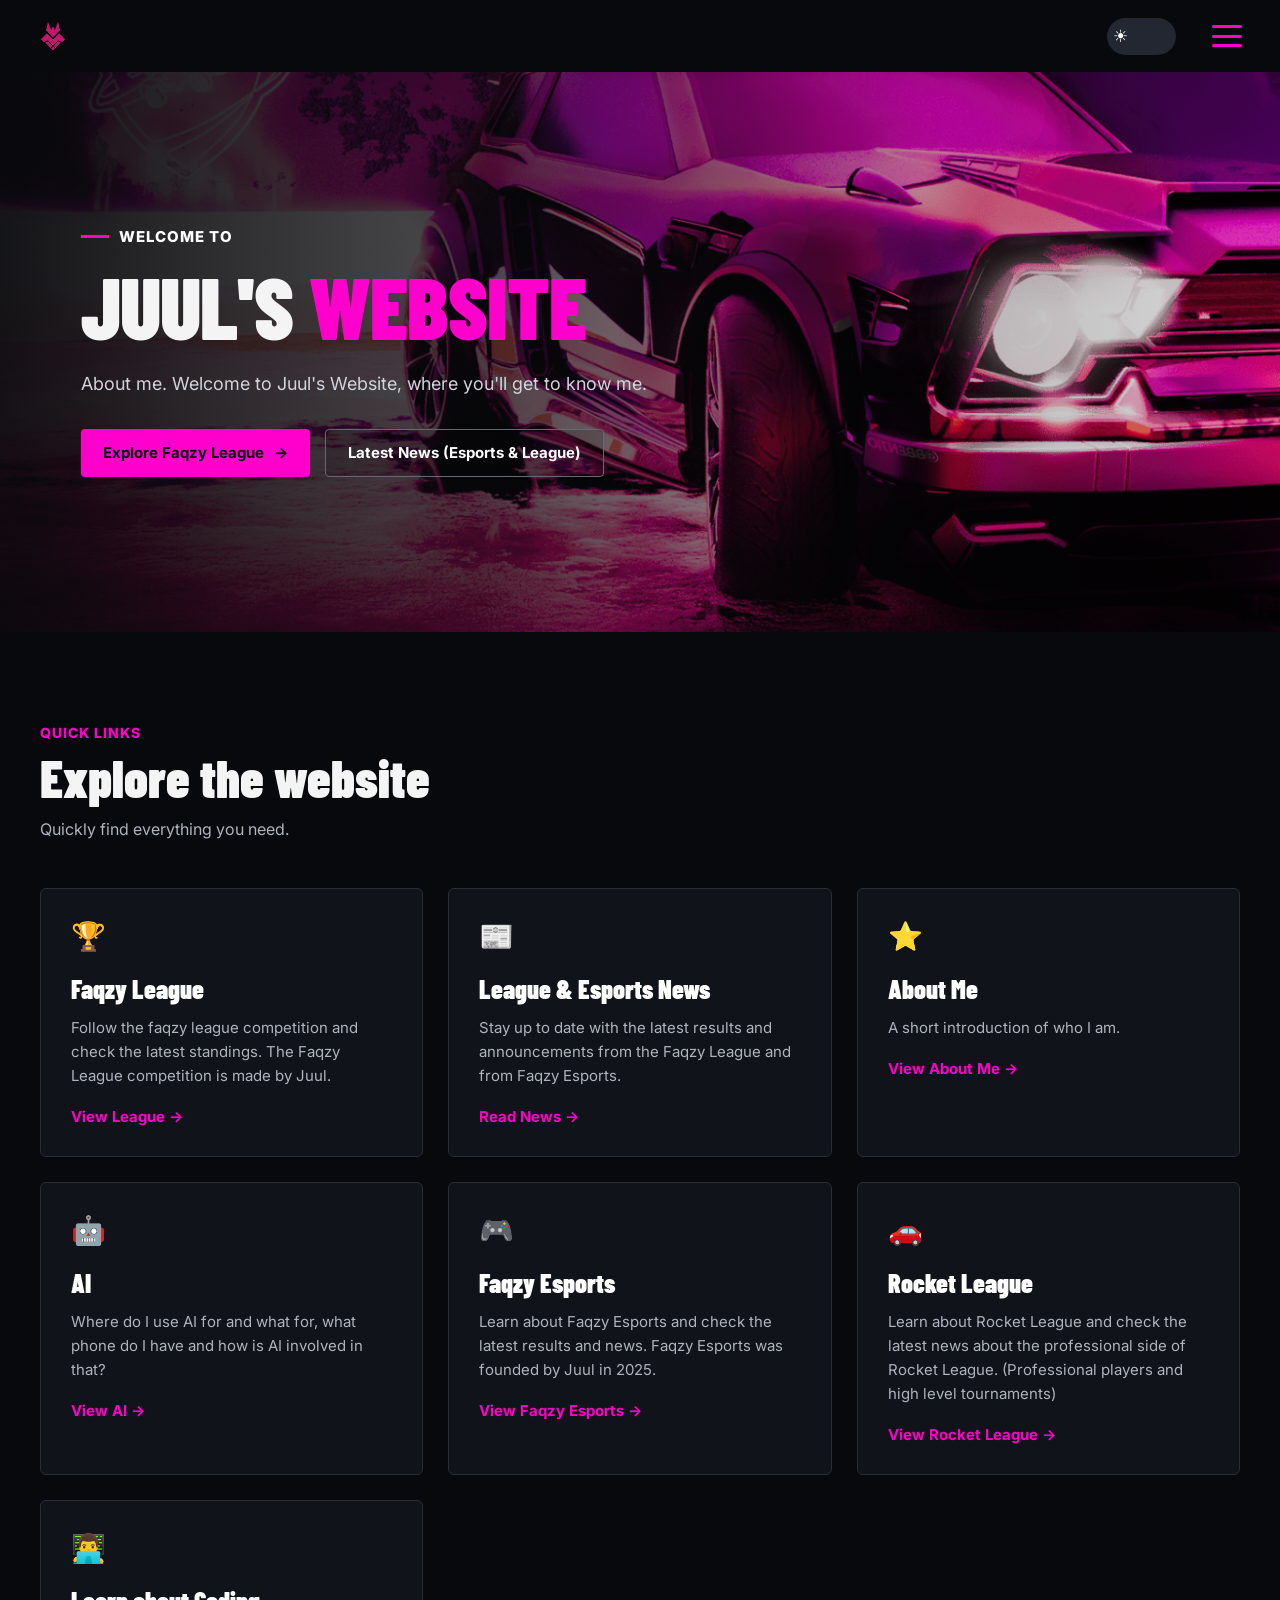
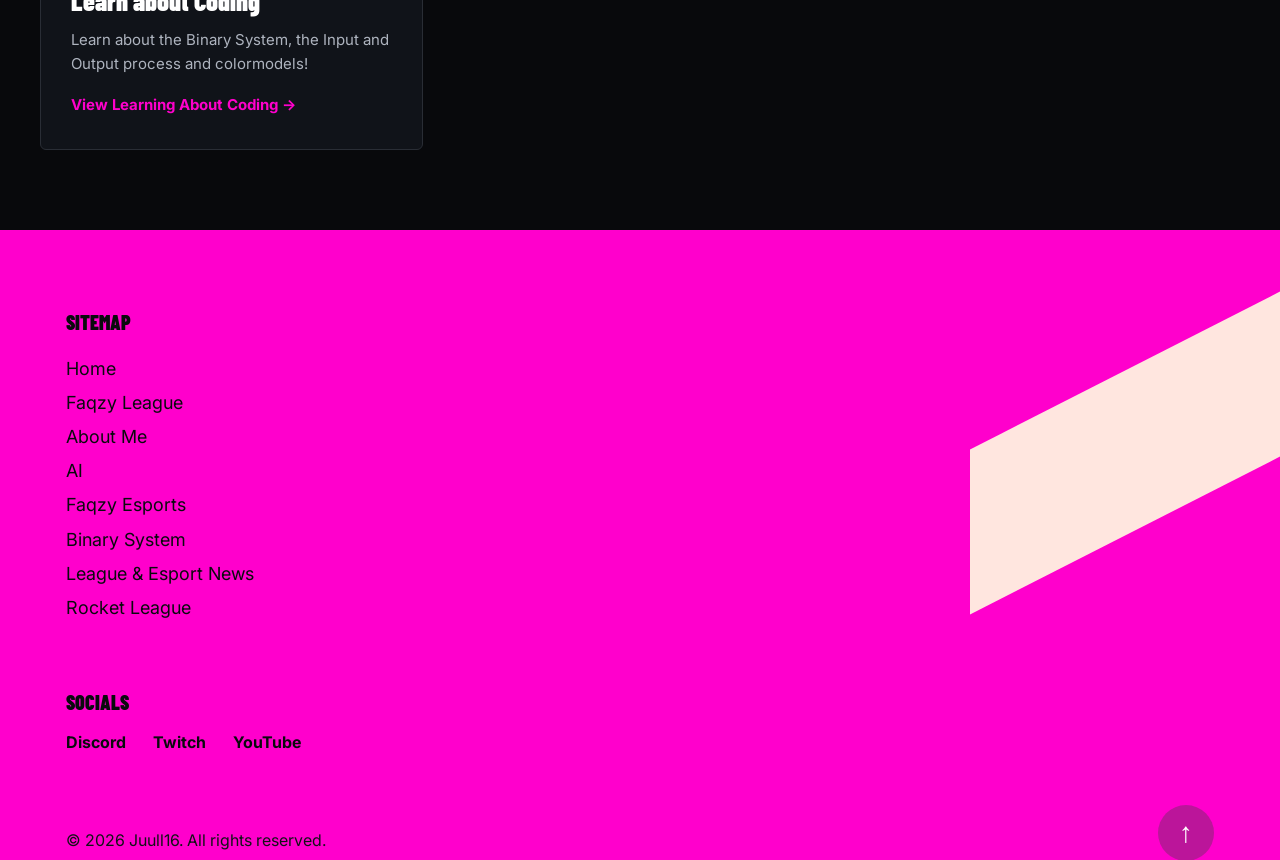
<file: index.html>
<!DOCTYPE html>
<html lang="en">

<head>

    <meta charset="UTF-8">

    <meta name="viewport" content="width=device-width, initial-scale=1.0">

    <title>Juul's Website</title>

    <!-- JOUW CSS -->
    <link rel="stylesheet" href="./style.css">

    <!-- Lettertypes -->
    <link rel="preconnect" href="https://fonts.googleapis.com">
    <link rel="preconnect" href="https://fonts.gstatic.com" crossorigin>

    <link href="https://fonts.googleapis.com/css2?family=Barlow+Condensed:wght@600;700;800;900&family=Inter:wght@400;500;600;700;800&display=swap" rel="stylesheet">

</head>


<body>


<!-- ==================================================
     NAVBAR
     ================================================== -->

<header class="navbar">

    <!-- LOGO -->
    <a href="./index.html" class="logo">

        <!--
        HIER JE LOGO

        Als je logo in de images-map staat:
        ./images/logo.png
        -->

        <img
            src="./logo.png"
            alt="Juul's Website">

    </a>


    <!-- RECHTERKANT -->
    <div class="navbar-right">

        <!-- THEME BUTTON -->
        <button
            class="theme-button"
            onclick="toggleTheme()">

            ☀

        </button>


        <!-- MENU -->
        <button
            class="menu-button"
            onclick="toggleMenu()">

            <span></span>
            <span></span>
            <span></span>

        </button>

    </div>

</header>


<!-- ==================================================
     MENU
     ================================================== -->

<div id="menu" class="side-menu">

    <a href="./index.html">
        Home
    </a>

    <a href="./abtme.html">
        About Me
    </a>

    <a href="./rocketleague.html">
        Rocket League
    </a>

    <a href="./binairstelsel.html">
        Binary System
    </a>

    <a href="./ai.html">
        AI
    </a>

    <a href="./faqzyleague.html">
        Faqzy League
    </a>

    <a href="./faqzyesports.html">
        Faqzy Esports
    </a>

    <a href="./news.html">
        League & Esport News
    </a>

</div>


<!-- ==================================================
     HERO / VOORKANT
     ================================================== -->

<section class="home-hero">

    <!-- ACHTERGRONDAFBEELD -->
    <div class="home-hero-background"></div>

    <!-- DONKERE OVERLAY -->
    <div class="home-hero-overlay"></div>

    <!-- TEKST -->
    <div class="home-hero-content">

        <!-- KLEINE TEKST -->
        <div class="hero-label">

            <span></span>

            WELCOME TO

        </div>


        <!-- GROTE TITEL -->
        <h1>

            JUUL'S
            <span>WEBSITE</span>

        </h1>


        <!-- BESCHRIJVING -->
        <p>

            About me.

            Welcome to Juul's Website,
            where you'll get to know me.

        </p>


        <!-- KNOPPEN -->
        <div class="hero-buttons">

            <a
                href="./faqzyleague.html"
                class="orange-button">

                Explore Faqzy League

                <span>→</span>

            </a>


            <a
                href="./news.html"
                class="outline-button">

                Latest News (Esports & League)

            </a>

        </div>

    </div>

</section>


<!-- ==================================================
     QUICK LINKS
     ================================================== -->

<section class="quick-section">

    <div class="section-container">

        <div class="section-heading">

            <span>
                QUICK LINKS
            </span>

            <h2>
                Explore the website
            </h2>

            <p>
                Quickly find everything you need.
            </p>

        </div>


        <div class="quick-grid">

            <!-- FAQZY LEAGUE -->
            <a
                href="./faqzyleague.html"
                class="quick-card">

                <div class="quick-icon">
                    🏆
                </div>

                <h3>
                    Faqzy League
                </h3>

                <p>
                    Follow the faqzy league competition
                    and check the latest standings. The Faqzy League competition is made by Juul.
                </p>

                <strong>
                    View League →
                </strong>

            </a>

            <!-- NEWS -->
            <a
                href="./news.html"
                class="quick-card">

                <div class="quick-icon">
                    📰
                </div>

                <h3>
                    League & Esports News
                </h3>

                <p>
                    Stay up to date with the latest
                    results and announcements from the Faqzy League and from Faqzy Esports.
                </p>

                <strong>
                    Read News →
                </strong>

            </a>


            <!-- ABOUT ME -->
            <a
                href="./abtme.html"
                class="quick-card">

                <div class="quick-icon">
                    ⭐
                </div>

                <h3>
                    About Me
                </h3>

                <p>
                    A short introduction of who I am.
                </p>

                <strong>
                    View About Me →
                </strong>

            </a>
            
            <!-- AI -->
            <a
                href="./ai.html"
                class="quick-card">

                <div class="quick-icon">
                    🤖
                </div>

                <h3>
                    AI
                </h3>

                <p>
                    Where do I use AI for and what for, what phone do I have and how is AI involved in that?
                    
                </p>

                <strong>
                    View AI →
                </strong>

            </a>

             <!-- FAQZY ESPORTS -->
            <a
                href="./faqzyesports.html"
                class="quick-card">

                <div class="quick-icon">
                    🎮
                </div>

                <h3>
                    Faqzy Esports
                </h3>

                <p>
                    Learn about Faqzy Esports
                    and check the latest results and news. Faqzy Esports was founded by Juul in 2025.
                </p>

                <strong>
                    View Faqzy Esports →
                </strong>

            </a>

                         <!-- ROCKET LEAGUE -->
            <a
                href="./rocketleague.html"
                class="quick-card">

                <div class="quick-icon">
                    🚗
                </div>

                <h3>
                    Rocket League
                </h3>

                <p>
                    Learn about Rocket League
                    and check the latest news about the professional side of Rocket League. (Professional players and high level tournaments)
                </p>

                <strong>
                    View Rocket League →
                </strong>

            </a>

                                     <!-- BINARY SYSTEM -->
            <a
                href="./binairstelsel.html"
                class="quick-card">

                <div class="quick-icon">
                    👨‍💻
                </div>

                <h3>
                    Learn about Coding
                </h3>

                <p>
                    Learn about the Binary System, the Input and Output process and colormodels!
                    
                </p>

                <strong>
                    View Learning About Coding →
                </strong>

            </a>
            
        </div>

    </div>

</section>


<!-- ==================================================
     FOOTER
     ================================================== -->

<footer class="site-footer">

    <div class="footer-shapes">

        <div class="shape shape-1"></div>

        <div class="shape shape-2"></div>

        <div class="shape shape-3"></div>

    </div>


    <div class="footer-content">

        <div class="footer-column">

            <h3>
                SITEMAP
            </h3>

            <a href="./index.html">
                Home
            </a>

            <a href="./faqzyleague.html">
                Faqzy League
            </a>

            <a href="./abtme.html">
                About Me
            </a>

            <a href="./ai.html">
                AI
            </a>

            <a href="./faqzyesports.html">
                Faqzy Esports
            </a>

            <a href="./binairstelsel.html">
                Binary System
            </a>

            <a href="./news.html">
                League & Esport News
            </a>

            <a href="./rocketleague.html">
                Rocket League
            </a>

        </div>


        <div class="footer-socials">

            <h3>
                SOCIALS
            </h3>

            <div class="social-icons">

                <a href="#" class="social-icon">
                    Discord
                </a>

                <a href="#" class="social-icon">
                    Twitch
                </a>

                <a href="#" class="social-icon">
                    YouTube
                </a>

            </div>

        </div>

    </div>


    <div class="footer-bottom">

        <p>
            © 2026 Juull16. All rights reserved.
        </p>

    </div>


    <button
        class="back-to-top"
        onclick="window.scrollTo({top: 0, behavior: 'smooth'})">

        ↑

    </button>

</footer>


<!-- ==================================================
     JAVASCRIPT
     ================================================== -->

<script>

function toggleMenu() {

    const menu = document.getElementById("menu");

    menu.classList.toggle("open");

}


function toggleTheme() {

    document.body.classList.toggle("light-mode");

}

</script>


</body>

</html>
</file>
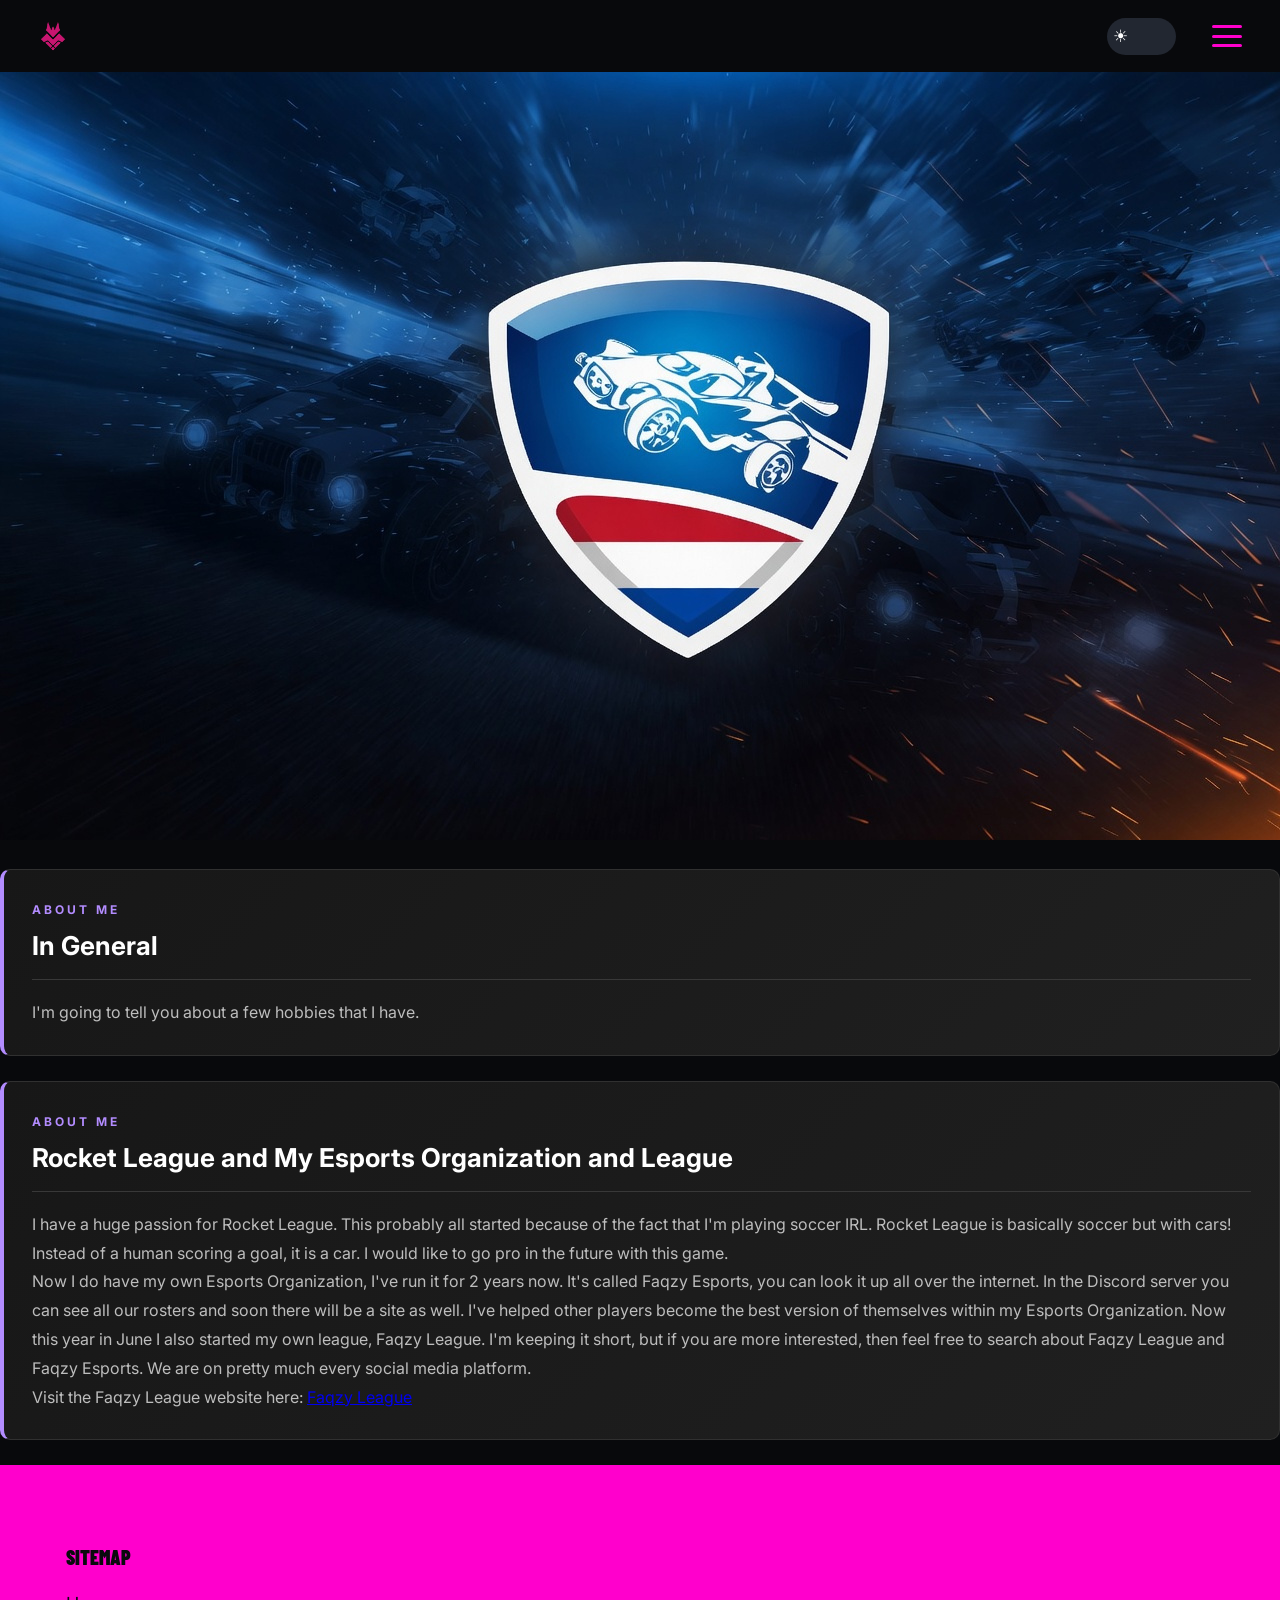
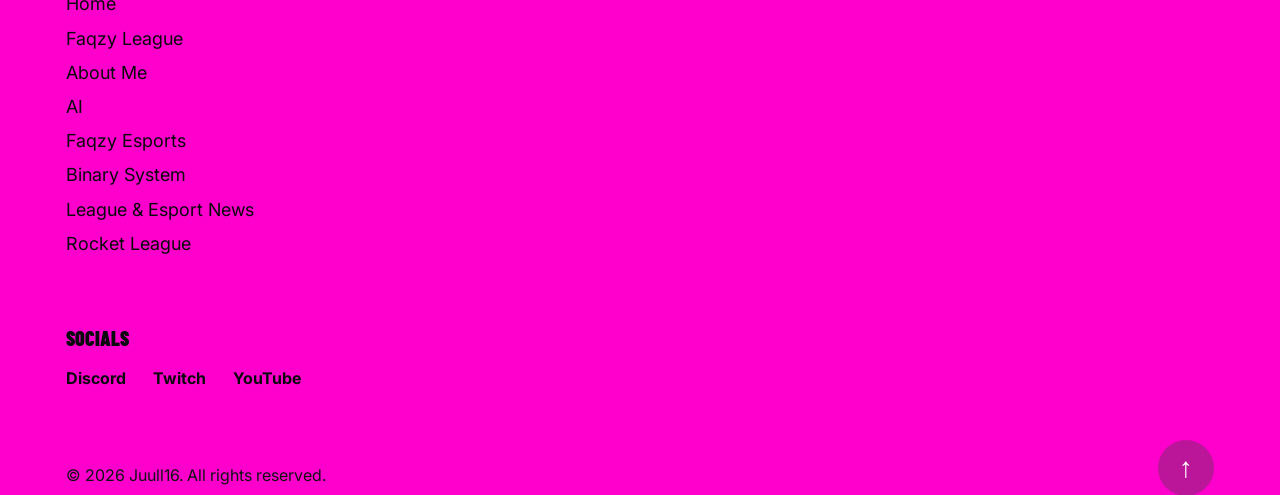
<file: abtme.html>
<!DOCTYPE html>
<html lang="en">

<head>

    <link rel="stylesheet" href="./style.css">

    <link rel="preconnect" href="https://fonts.googleapis.com">
    <link rel="preconnect" href="https://fonts.gstatic.com" crossorigin>

    <link href="https://fonts.googleapis.com/css2?family=Barlow+Condensed:wght@600;700;800;900&family=Inter:wght@400;500;600;700;800&display=swap" rel="stylesheet">

</head>

<body>

<!-- NAVBAR -->
<header class="navbar">

    <!-- KLEIN LOGO LINKS -->
    <a href="./index.html" class="logo">
        <img src="./logo.png" alt="Juul's Website">
    </a>

    <!-- RECHTERKANT -->
    <div class="navbar-right">

        <!-- LICHT/DONKER KNOP -->
        <button
            class="theme-button"
            onclick="toggleTheme()">
            ☀
        </button>

        <!-- MENU KNOP -->
        <button
            class="menu-button"
            onclick="toggleMenu()">

            <span></span>
            <span></span>
            <span></span>

        </button>

    </div>

</header>


<!-- MENU -->
<div id="menu" class="side-menu">

    <a href="./index.html">Home</a>

    <a href="./abtme.html">About Me</a>

    <a href="./rocketleague.html">Rocket League</a>

    <a href="./binairstelsel.html">Binary System</a>

    <a href="./ai.html">AI</a>

    <a href="./faqzyleague.html">Faqzy League</a>

    <a href="./faqzyesports.html">Faqzy Esports</a>

    <a href="./news.html">League & Esport News</a>

</div>


<!-- AFBEELDING ONDER DE BALK -->
<div class="page-image">

    <img
        src="./rln banner.jpg"
        alt="RLN">

</div>


<!-- PAGINA INHOUD -->
<main class="page-content">

    <!-- INFO BOX 1 -->
    <div class="info-box">

        <span class="info-label">ABOUT ME</span>

        <h2>In General</h2>

        <div class="info-line"></div>

        <p>
            I'm going to tell you about a few hobbies that I have.
        </p>

    </div>


<!-- INFO BOX 2 -->
<div class="info-box">

    <span class="info-label">ABOUT ME</span>

    <h2>Rocket League and My Esports Organization and League</h2>

    <div class="info-line"></div>

    <p>
        I have a huge passion for Rocket League.
        This probably all started because of the fact that I'm playing soccer IRL.
        Rocket League is basically soccer but with cars!
        Instead of a human scoring a goal, it is a car.
        I would like to go pro in the future with this game.
    </p>

    <p>
        Now I do have my own Esports Organization, I've run it for 2 years now.
        It's called Faqzy Esports, you can look it up all over the internet.
        In the Discord server you can see all our rosters and soon there will be a site as well.
        I've helped other players become the best version of themselves within my Esports Organization.
        Now this year in June I also started my own league, Faqzy League.
        I'm keeping it short, but if you are more interested, then feel free to search about Faqzy League and Faqzy Esports.
        We are on pretty much every social media platform.
    </p>

    <p>
        Visit the Faqzy League website here:
        <a href="https://faqzyleague.vercel.app/index.html"
           target="_blank"
           rel="noopener noreferrer">
            Faqzy League
        </a>
    </p>

</div>

</main>


<!-- SITEMAP / FOOTER -->
<footer class="site-footer">

    <div class="footer-content">

        <div class="footer-column">

            <h3>SITEMAP</h3>

            <a href="./index.html">Home</a>
            <a href="./faqzyleague.html">Faqzy League</a>
            <a href="./abtme.html">About Me</a>
            <a href="./ai.html">AI</a>
            <a href="./faqzyesports.html">Faqzy Esports</a>
            <a href="./binairstelsel.html">Binary System</a>
            <a href="./news.html">League & Esport News</a>
            <a href="./rocketleague.html">Rocket League</a>

        </div>


        <div class="footer-socials">

            <h3>SOCIALS</h3>

            <div class="social-icons">

                <a href="#" class="social-icon">Discord</a>
                <a href="#" class="social-icon">Twitch</a>
                <a href="#" class="social-icon">YouTube</a>

            </div>

        </div>

    </div>


    <div class="footer-bottom">

        <p>
            © 2026 Juull16. All rights reserved.
        </p>

    </div>


    <button
        class="back-to-top"
        onclick="window.scrollTo({top: 0, behavior: 'smooth'})">

        ↑

    </button>

</footer>


<!-- JAVASCRIPT -->
<script>

function toggleMenu() {

    const menu = document.getElementById("menu");

    menu.classList.toggle("open");

}


function toggleTheme() {

    document.body.classList.toggle("light-mode");

}

</script>

</body>

</html>
</file>
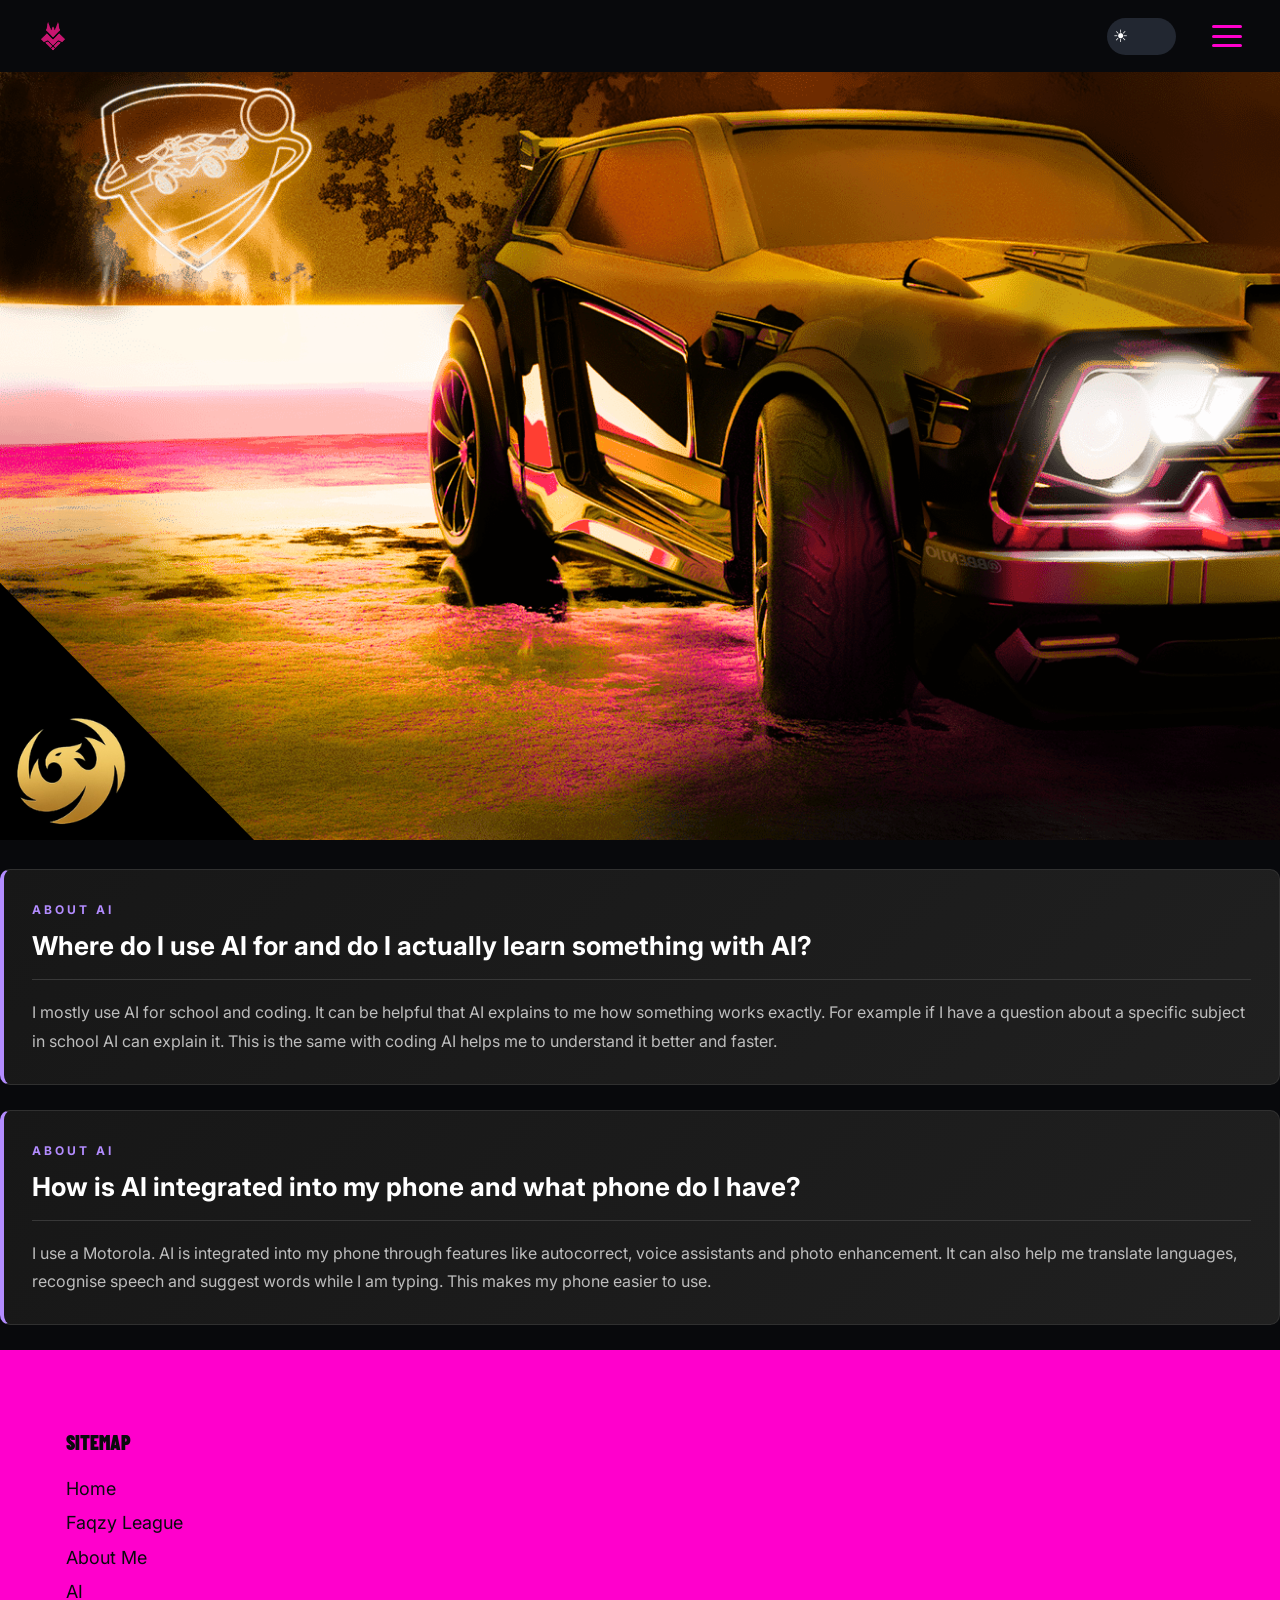
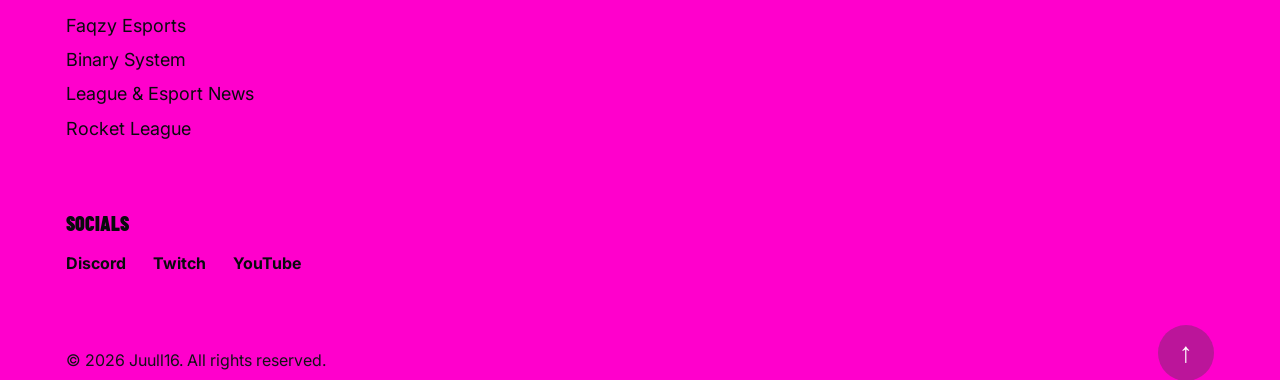
<file: ai.html>
<!DOCTYPE html>
<html lang="en">

<head>
    <meta charset="UTF-8">
    <meta name="viewport" content="width=device-width, initial-scale=1.0">

    <title>AI - Juul's Website</title>

    <link rel="stylesheet" href="./style.css">

    <link rel="preconnect" href="https://fonts.googleapis.com">
    <link rel="preconnect" href="https://fonts.gstatic.com" crossorigin>

    <link href="https://fonts.googleapis.com/css2?family=Barlow+Condensed:wght@600;700;800;900&family=Inter:wght@400;500;600;700;800&display=swap" rel="stylesheet">
</head>

<body>

    <!-- NAVBAR -->
    <header class="navbar">

        <a href="./index.html" class="logo">
            <img src="./logo.png" alt="Juul's Website">
        </a>

        <div class="navbar-right">

            <!-- LICHT/DONKER KNOP -->
            <button class="theme-button" onclick="toggleTheme()">
                ☀
            </button>

            <!-- MENU KNOP -->
            <button class="menu-button" onclick="toggleMenu()">
                <span></span>
                <span></span>
                <span></span>
            </button>

        </div>
    </header>


    <!-- MENU -->
    <div id="menu" class="side-menu">

        <a href="./index.html">Home</a>
        <a href="./abtme.html">About Me</a>
        <a href="./rocketleague.html">Rocket League</a>
        <a href="./binairstelsel.html">Binary System</a>
        <a href="./ai.html">AI</a>
        <a href="./faqzyleague.html">Faqzy League</a>
        <a href="./faqzyesports.html">Faqzy Esports</a>
        <a href="./news.html">League &amp; Esport News</a>

    </div>


    <!-- AFBEELDING ONDER DE BALK -->
    <div class="page-image">
        <img src="./faqzy-car.png" alt="Faqzy League">
    </div>


    <!-- PAGINA INHOUD -->

    <main class="page-content">

        <!-- INFO BOX 1 -->
        <div class="info-box">
            <span class="info-label">ABOUT AI</span>
            <h2>Where do I use AI for and do I actually learn something with AI?</h2>
            <div class="info-line"></div>
            <p>
                I mostly use AI for school and coding. 
                It can be helpful that AI explains to me how something works exactly. 
                For example if I have a question about a specific subject in school AI can explain it.
                This is the same with coding AI helps me to understand it better and faster.
            </p>
        </div>


        <!-- INFO BOX 2 -->
        <div class="info-box">
            <span class="info-label">ABOUT AI</span>
            <h2>How is AI integrated into my phone and what phone do I have?</h2>
            <div class="info-line"></div>
            <p>
            I use a Motorola. 
            AI is integrated into my phone through features like autocorrect, voice assistants and photo enhancement. 
            It can also help me translate languages, recognise speech and suggest words while I am typing. 
            This makes my phone easier to use.
            </p>
        </div>


    </main>


    <!-- SITEMAP / FOOTER -->
    <footer class="site-footer">

        <div class="footer-content">

            <div class="footer-column">

                <h3>SITEMAP</h3>

                <a href="./index.html">Home</a>
                <a href="./faqzyleague.html">Faqzy League</a>
                <a href="./abtme.html">About Me</a>
                <a href="./ai.html">AI</a>
                <a href="./faqzyesports.html">Faqzy Esports</a>
                <a href="./binairstelsel.html">Binary System</a>
                <a href="./news.html">League &amp; Esport News</a>
                <a href="./rocketleague.html">Rocket League</a>

            </div>


            <div class="footer-socials">

                <h3>SOCIALS</h3>

                <div class="social-icons">
                    <a href="#" class="social-icon">Discord</a>
                    <a href="#" class="social-icon">Twitch</a>
                    <a href="#" class="social-icon">YouTube</a>
                </div>

            </div>

        </div>


        <div class="footer-bottom">
            <p>© 2026 Juull16. All rights reserved.</p>
        </div>


        <!-- TERUG NAAR BOVEN -->
        <button
            class="back-to-top"
            onclick="window.scrollTo({top: 0, behavior: 'smooth'})">
            ↑
        </button>

    </footer>


    <!-- JAVASCRIPT -->
    <script>
        function toggleMenu() {
            const menu = document.getElementById("menu");
            menu.classList.toggle("open");
        }

        function toggleTheme() {
            document.body.classList.toggle("light-mode");
        }
    </script>

</body>
</html>
</file>
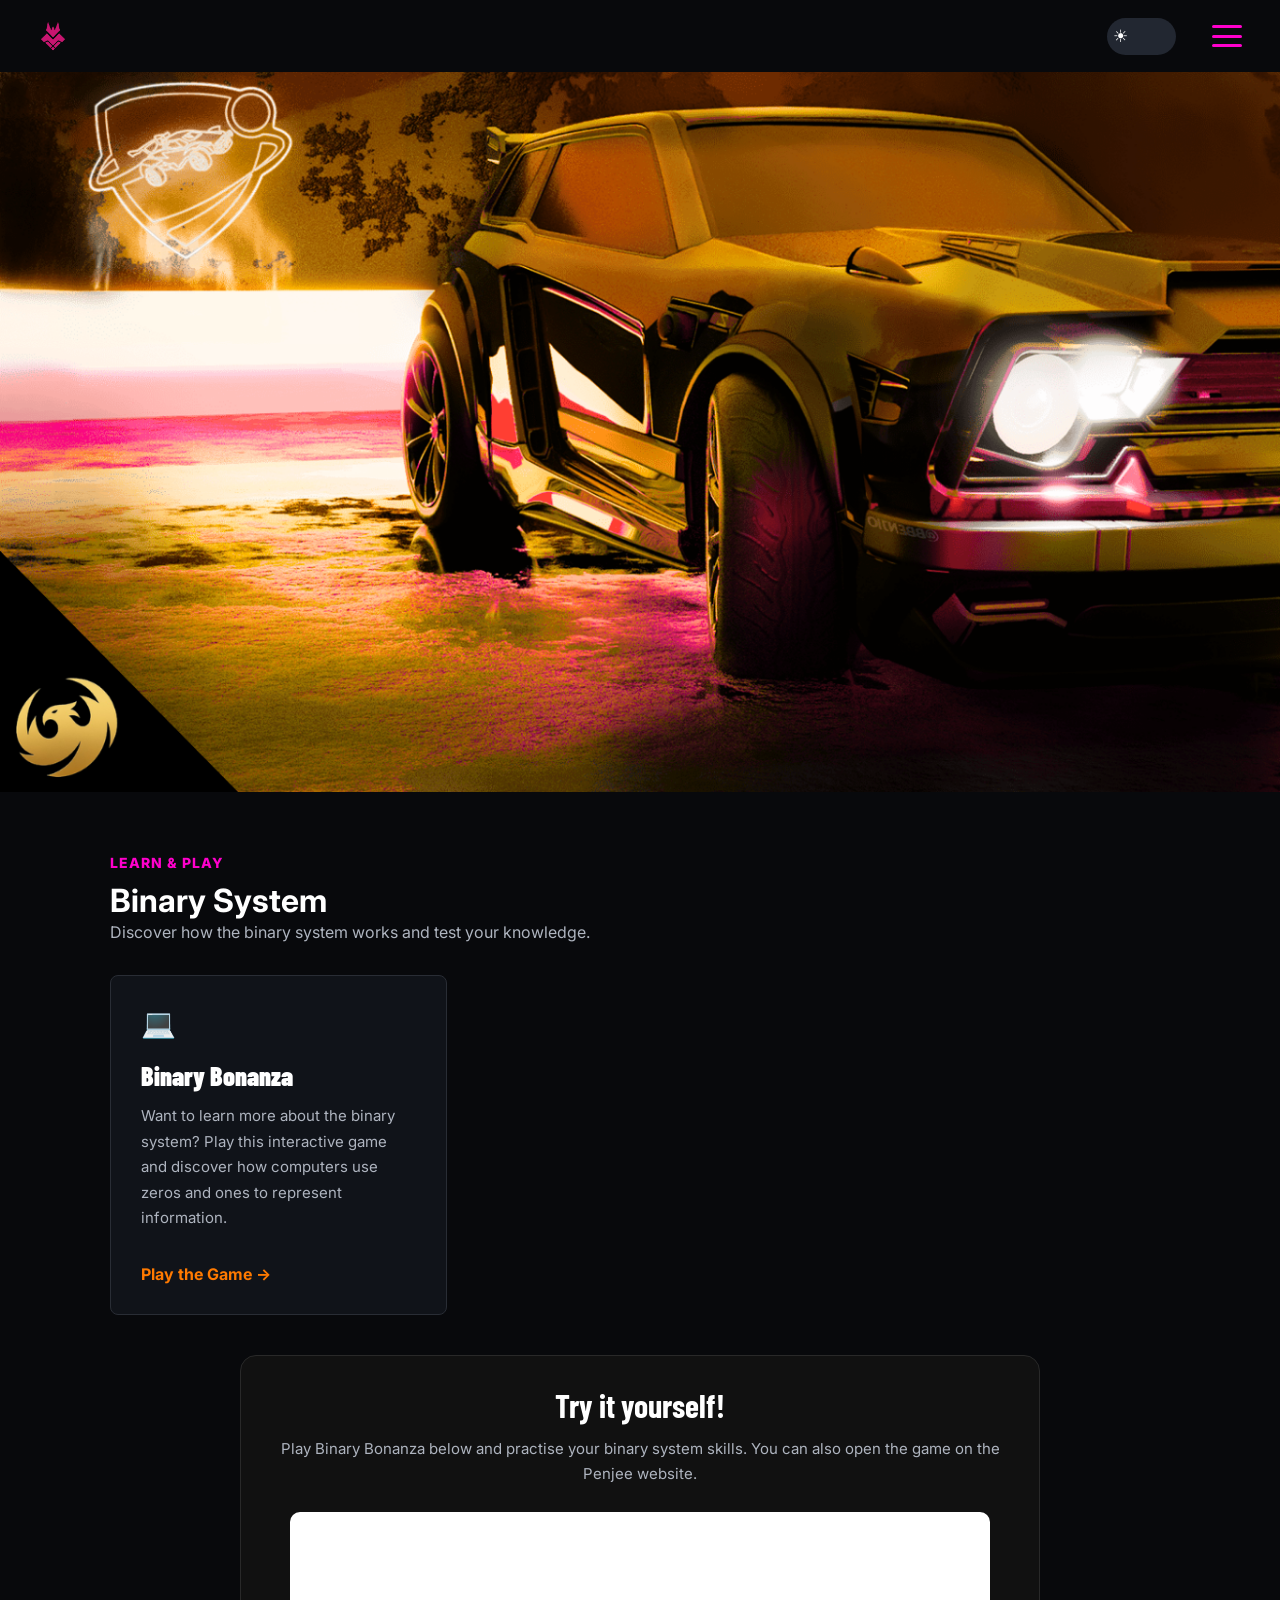
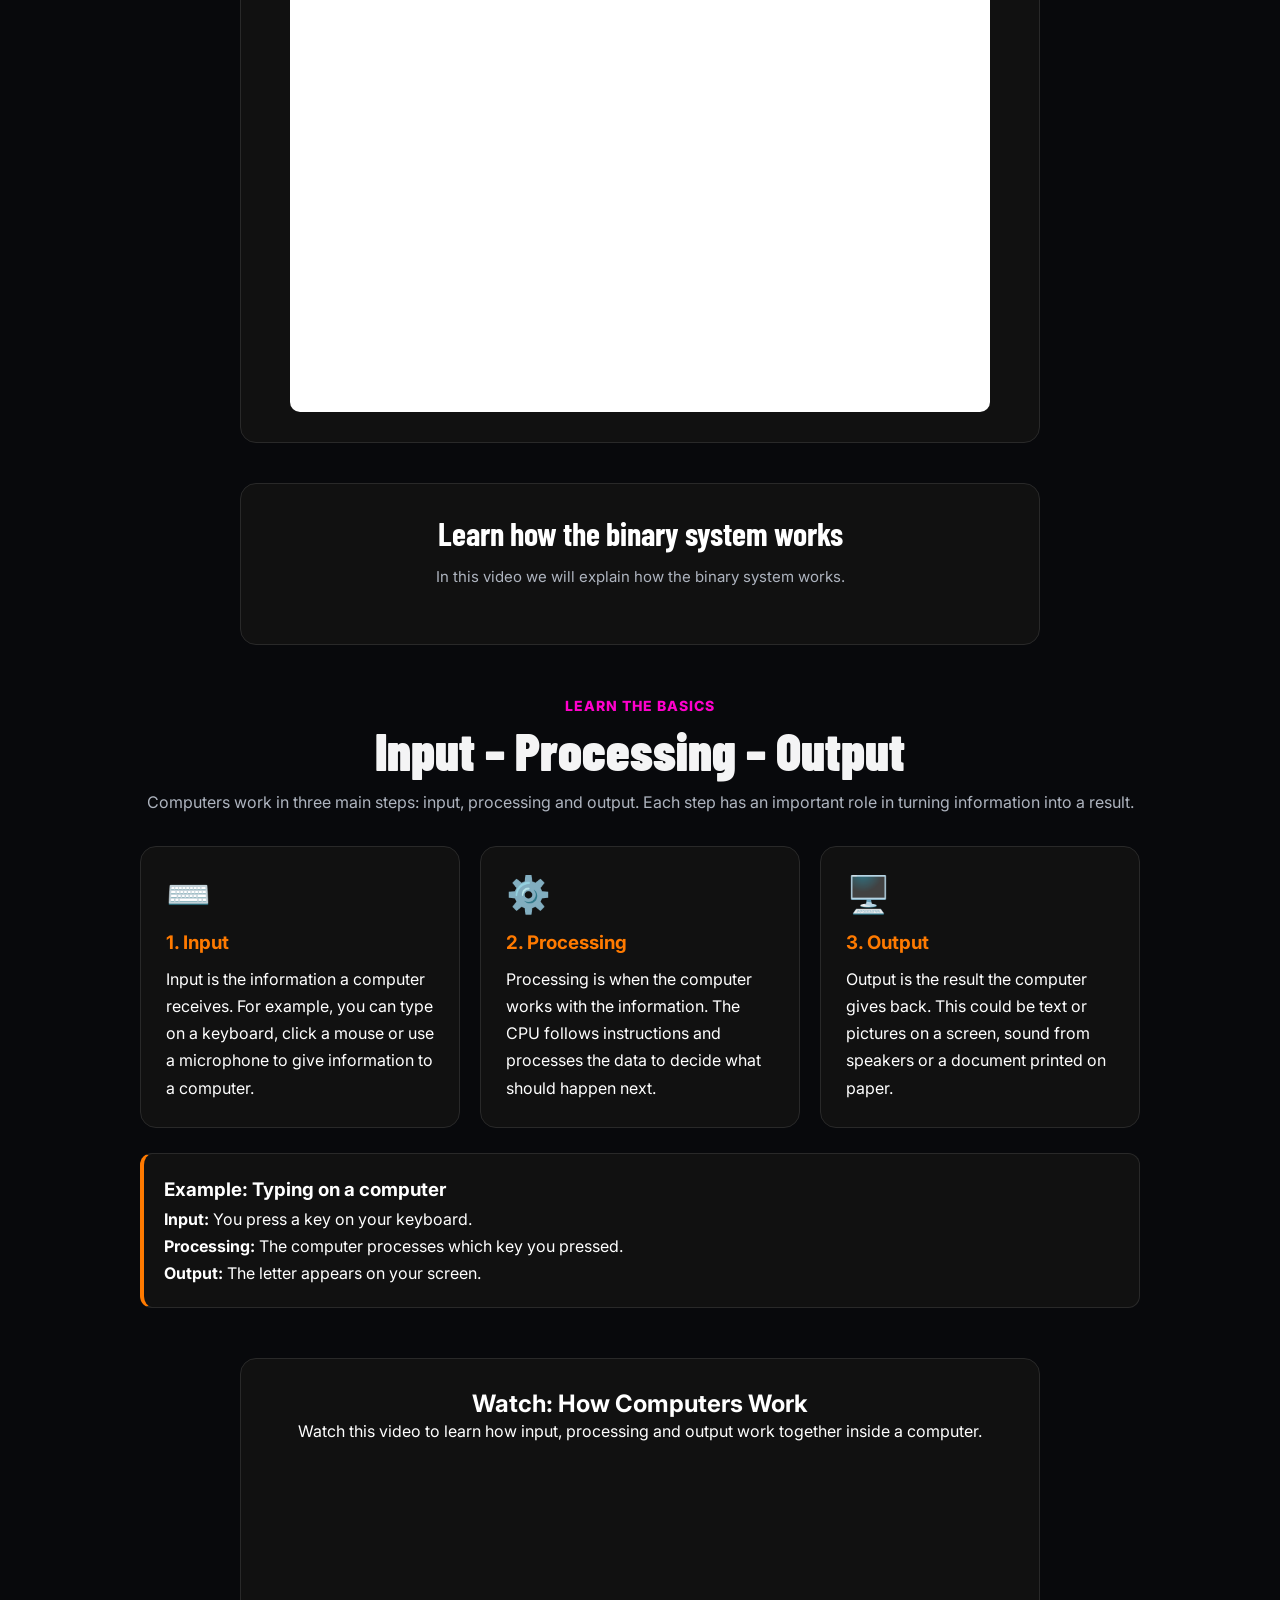
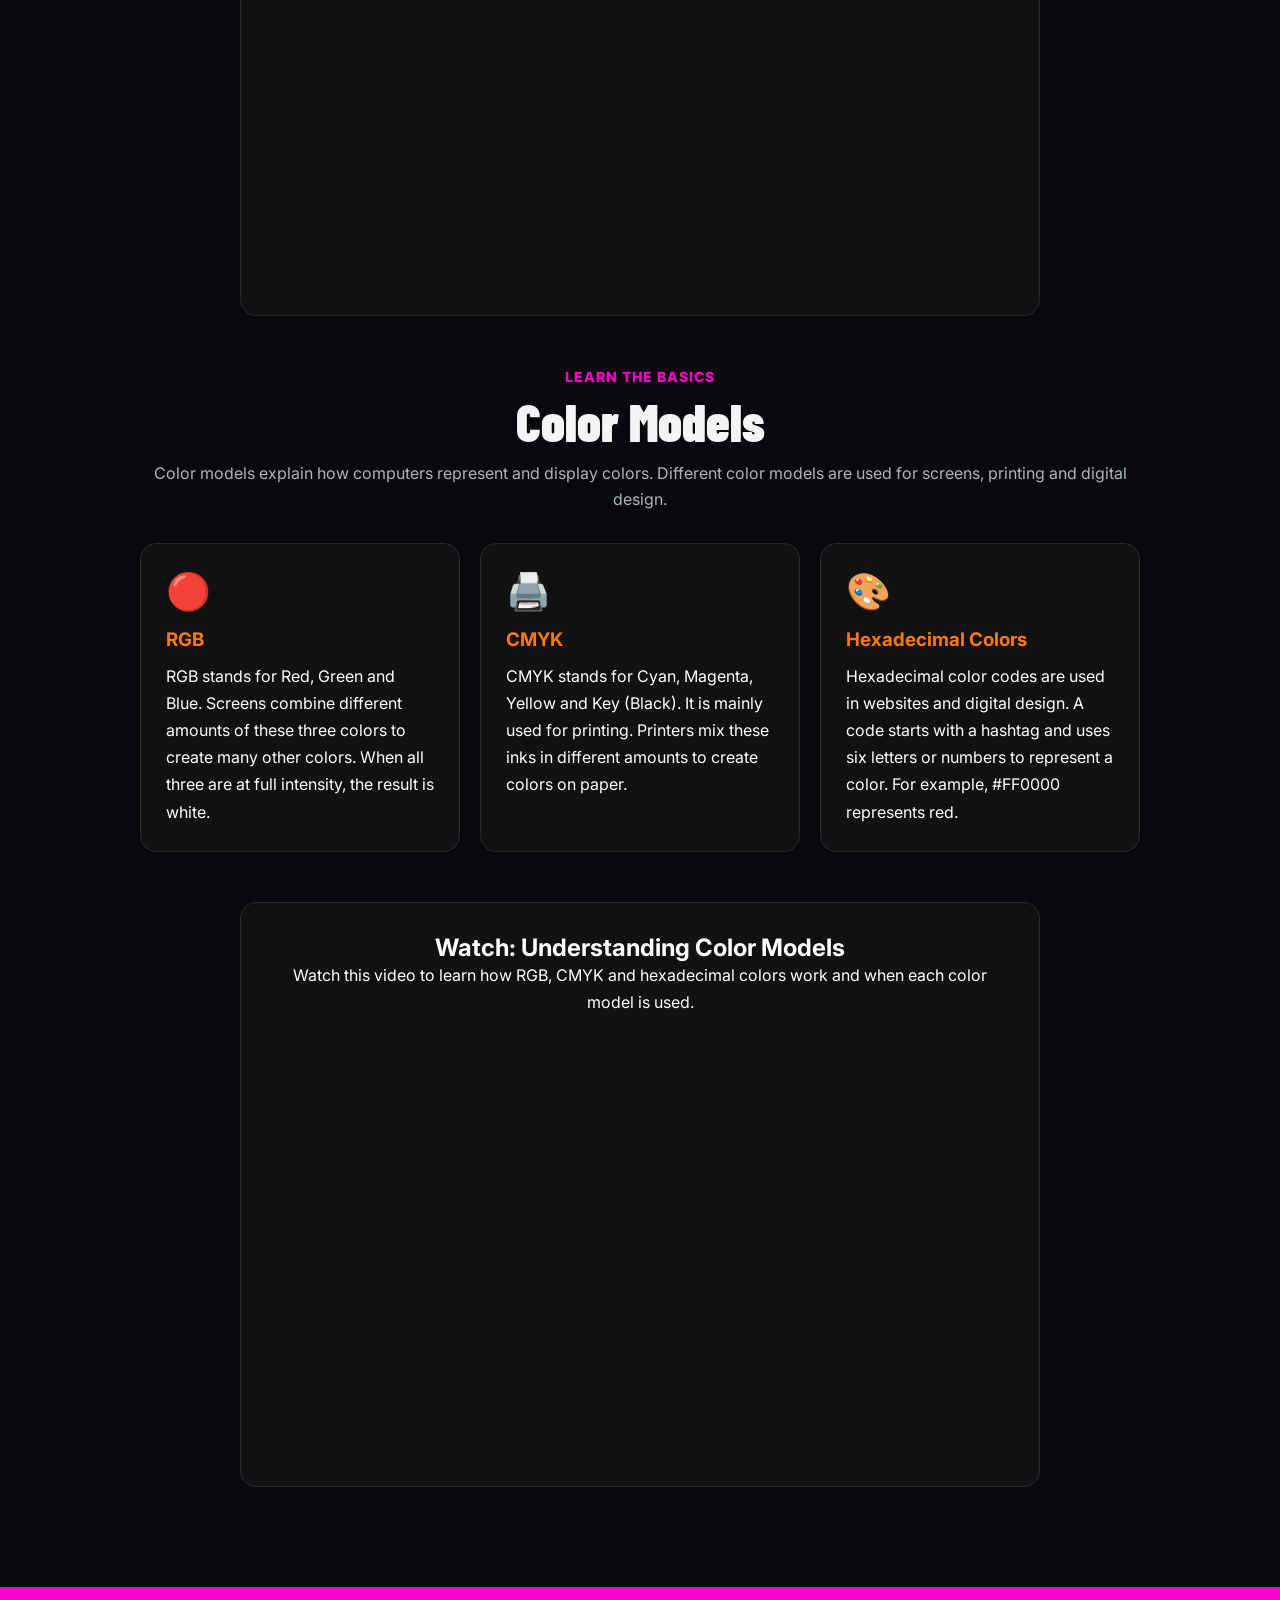
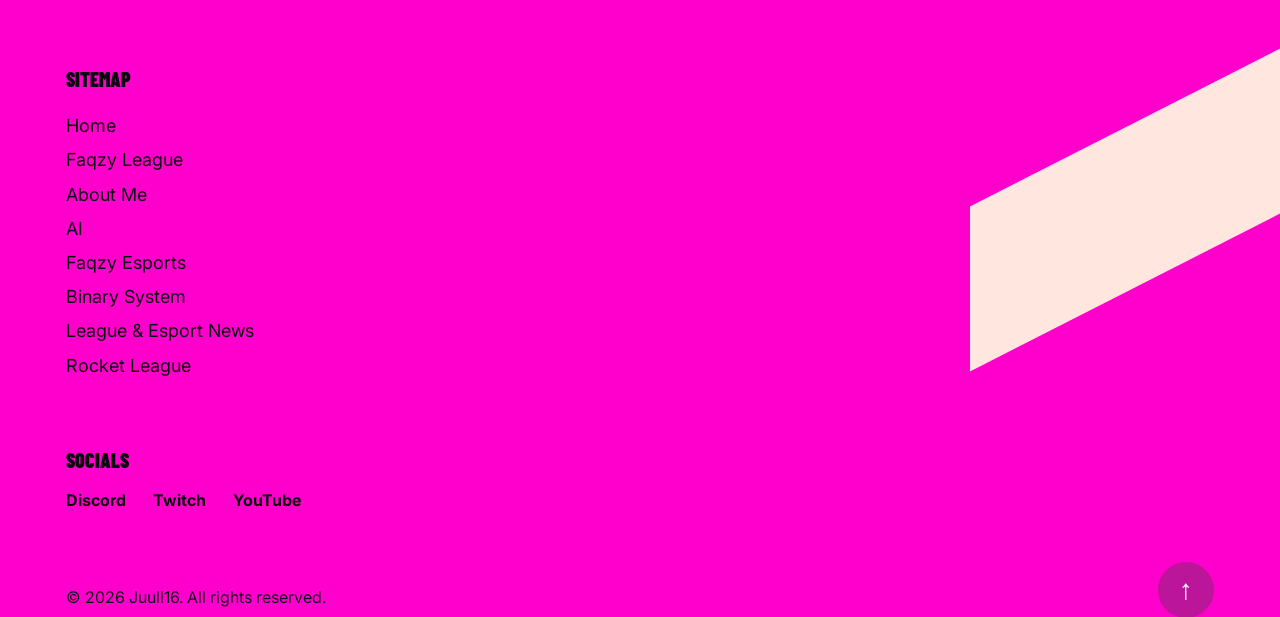
<file: binairstelsel.html>
<!DOCTYPE html>
<html lang="en">

<head>
    <meta charset="UTF-8">
    <meta name="viewport" content="width=device-width, initial-scale=1.0">

    <title>Binary System, Input Output and Color Models - Juul's Website</title>

    <link rel="stylesheet" href="./style.css">

    <link rel="preconnect" href="https://fonts.googleapis.com">
    <link rel="preconnect" href="https://fonts.gstatic.com" crossorigin>

    <link href="https://fonts.googleapis.com/css2?family=Barlow+Condensed:wght@600;700;800;900&family=Inter:wght@400;500;600;700;800&display=swap" rel="stylesheet">

    <style>
        .page-image img {
            display: block;
            width: 100%;
            height: auto;
        }

        /* BINARY SYSTEM CONTENT */
        .binary-content {
            max-width: 1100px;
            margin: 40px auto;
            padding: 20px;
        }

        .binary-content .section-heading {
            margin-bottom: 30px;
        }

        .binary-content .quick-card {
            cursor: default;
        }

        .binary-content .quick-card p {
            line-height: 1.7;
        }

        .binary-content .quick-card a {
            display: inline-block;
            margin-top: 15px;
            color: #ff7a00;
            text-decoration: none;
            font-weight: 700;
        }

        .binary-content .quick-card a:hover {
            color: #ffffff;
        }

        /* GAME BOX */
        .binary-game {
            margin: 40px auto;
            padding: 30px;
            max-width: 800px;
            text-align: center;
            background: #111111;
            border: 1px solid #292929;
            border-radius: 16px;
            transition: transform 0.3s ease, border-color 0.3s ease;
        }

        .binary-game:hover {
            transform: translateY(-4px);
            border-color: #ff7a00;
        }

        .binary-game h2 {
            margin-bottom: 12px;
        }

        .binary-game p {
            margin-bottom: 25px;
            line-height: 1.7;
        }

        .binary-game iframe {
            display: block;
            width: 100%;
            max-width: 700px;
            height: 500px;
            margin: 0 auto;
            border: none;
            border-radius: 10px;
        }

        /* VIDEO BOX */
        .binary-video {
            max-width: 800px;
            margin: 40px auto;
            padding: 30px;
            text-align: center;
            background: #111111;
            border: 1px solid #292929;
            border-radius: 16px;
        }

        .binary-video p {
            line-height: 1.7;
        }

        /* INPUT - PROCESSING - OUTPUT INFO BOXES */
        .ipo-section {
            max-width: 1000px;
            margin: 50px auto;
        }

        .ipo-section .section-heading {
            text-align: center;
            margin-bottom: 30px;
        }

        .ipo-grid {
            display: grid;
            grid-template-columns: repeat(3, minmax(0, 1fr));
            gap: 20px;
        }

        .ipo-card {
            background: #111111;
            border: 1px solid #292929;
            border-radius: 16px;
            padding: 25px;
            transition: transform 0.3s ease, border-color 0.3s ease;
        }

        .ipo-card:hover {
            transform: translateY(-4px);
            border-color: #ff7a00;
        }

        .ipo-card .ipo-icon {
            font-size: 36px;
            margin-bottom: 15px;
        }

        .ipo-card h3 {
            margin-bottom: 12px;
            color: #ff7a00;
        }

        .ipo-card p {
            line-height: 1.7;
            margin-bottom: 0;
        }

        .ipo-example {
            margin-top: 25px;
            padding: 20px;
            background: #111111;
            border: 1px solid #292929;
            border-left: 4px solid #ff7a00;
            border-radius: 12px;
            line-height: 1.7;
        }

        .ipo-video {
            max-width: 800px;
            margin: 40px auto;
            padding: 30px;
            text-align: center;
            background: #111111;
            border: 1px solid #292929;
            border-radius: 16px;
        }

        .ipo-video p {
            line-height: 1.7;
            margin-bottom: 25px;
        }

        .ipo-video iframe {
            display: block;
            width: 100%;
            aspect-ratio: 16 / 9;
            border: none;
            border-radius: 10px;
        }

        /* MOBILE */
        @media (max-width: 600px) {
            .binary-content {
                padding: 15px;
            }

            .binary-game,
            .binary-video {
                padding: 18px;
            }

            .binary-game iframe {
                height: 400px;
            }

            .ipo-grid {
                grid-template-columns: 1fr;
            }

            .ipo-card {
                padding: 20px;
            }

            .ipo-video {
                padding: 18px;
            }
        }
    </style>
</head>

<body>

    <!-- NAVBAR -->
    <header class="navbar">

        <a href="./index.html" class="logo">
            <img src="./logo.png" alt="Juul's Website">
        </a>

        <div class="navbar-right">

            <button
                class="theme-button"
                onclick="toggleTheme()"
                aria-label="Toggle light or dark mode">
                ☀
            </button>

            <button
                class="menu-button"
                onclick="toggleMenu()"
                aria-label="Open navigation menu">

                <span></span>
                <span></span>
                <span></span>

            </button>

        </div>

    </header>


    <!-- MENU -->
    <div id="menu" class="side-menu">

        <a href="./index.html">Home</a>
        <a href="./abtme.html">About Me</a>
        <a href="./rocketleague.html">Rocket League</a>
        <a href="./binairstelsel.html">Binary System</a>
        <a href="./ai.html">AI</a>
        <a href="./faqzyleague.html">Faqzy League</a>
        <a href="./faqzyesports.html">Faqzy Esports</a>
        <a href="./news.html">League &amp; Esport News</a>

    </div>


    <!-- AFBEELDING ONDER DE NAVBAR -->
    <div class="page-image">

        <img
            src="./faqzy-car.png"
            alt="Faqzy League">

    </div>


    <!-- MAIN CONTENT -->
    <main class="binary-content">

        <!-- BINARY SYSTEM TITLE -->
        <div class="section-heading">

            <span>LEARN &amp; PLAY</span>

            <h1>Binary System</h1>

            <p>
                Discover how the binary system works and test your knowledge.
            </p>

        </div>


        <!-- BINARY BONANZA QUICK CARD -->
        <div class="quick-grid">

            <div class="quick-card">

                <div class="quick-icon">
                    💻
                </div>

                <h3>Binary Bonanza</h3>

                <p>
                    Want to learn more about the binary system?
                    Play this interactive game and discover how computers
                    use zeros and ones to represent information.
                </p>

                <a
                    href="https://games.penjee.com/binary-bonanza/"
                    target="_blank"
                    rel="noopener noreferrer">

                    Play the Game →

                </a>

            </div>

        </div>


        <!-- BINARY GAME BOX -->
        <section class="binary-game">

            <h2>Try it yourself!</h2>

            <p>
                Play Binary Bonanza below and practise your binary system skills.
                You can also open the game on the Penjee website.
            </p>

            <iframe
                src="https://games.penjee.com/binary-bonanza/game.php"
                title="Binary Bonanza game"
                scrolling="no">
            </iframe>

        </section>


        <!-- BINARY VIDEO BOX -->
        <section class="binary-video">

            <h2>Learn how the binary system works</h2>

            <p>
                In this video we will explain how the binary system works.
            </p>

            <!-- ADD YOUR BINARY SYSTEM VIDEO HERE -->

        </section>


        <!-- INPUT - PROCESSING - OUTPUT SECTION -->
        <section class="ipo-section">

            <div class="section-heading">

                <span>LEARN THE BASICS</span>

                <h2>Input – Processing – Output</h2>

                <p>
                    Computers work in three main steps: input, processing and output.
                    Each step has an important role in turning information into a result.
                </p>

            </div>


            <!-- INPUT, PROCESSING AND OUTPUT INFO BOXES -->
            <div class="ipo-grid">

                <div class="ipo-card">

                    <div class="ipo-icon">⌨️</div>

                    <h3>1. Input</h3>

                    <p>
                        Input is the information a computer receives.
                        For example, you can type on a keyboard, click a mouse
                        or use a microphone to give information to a computer.
                    </p>

                </div>


                <div class="ipo-card">

                    <div class="ipo-icon">⚙️</div>

                    <h3>2. Processing</h3>

                    <p>
                        Processing is when the computer works with the information.
                        The CPU follows instructions and processes the data
                        to decide what should happen next.
                    </p>

                </div>


                <div class="ipo-card">

                    <div class="ipo-icon">🖥️</div>

                    <h3>3. Output</h3>

                    <p>
                        Output is the result the computer gives back.
                        This could be text or pictures on a screen,
                        sound from speakers or a document printed on paper.
                    </p>

                </div>

            </div>


            <!-- INPUT - PROCESSING - OUTPUT EXAMPLE -->
            <div class="ipo-example">

                <h3>Example: Typing on a computer</h3>

                <p>
                    <strong>Input:</strong> You press a key on your keyboard.
                    <br>
                    <strong>Processing:</strong> The computer processes which key you pressed.
                    <br>
                    <strong>Output:</strong> The letter appears on your screen.
                </p>

            </div>

        </section>


        <!-- INPUT - PROCESSING - OUTPUT VIDEO BOX -->
        <section class="ipo-video">

            <h2>Watch: How Computers Work</h2>

            <p>
                Watch this video to learn how input, processing and output work
                together inside a computer.
            </p>

            <!-- YouTube video ID -->
            <iframe
                src="https://www.youtube.com/embed/mCq8-xTH7jA"
                title="How Computers Work: Input, Processing and Output"
                loading="lazy"
                allow="accelerometer; autoplay; clipboard-write; encrypted-media; gyroscope; picture-in-picture; web-share"
                referrerpolicy="strict-origin-when-cross-origin"
                allowfullscreen>
            </iframe>

        </section>


        <!-- COLOR MODELS SECTION -->
        <section class="ipo-section">

            <div class="section-heading">

                <span>LEARN THE BASICS</span>

                <h2>Color Models</h2>

                <p>
                    Color models explain how computers represent and display colors.
                    Different color models are used for screens, printing and digital design.
                </p>

            </div>


            <!-- COLOR MODEL INFO BOXES -->
            <div class="ipo-grid">

                <!-- RGB -->
                <div class="ipo-card">

                    <div class="ipo-icon">🔴</div>

                    <h3>RGB</h3>

                    <p>
                        RGB stands for Red, Green and Blue.
                        Screens combine different amounts of these three colors
                        to create many other colors. When all three are at full
                        intensity, the result is white.
                    </p>

                </div>


                <!-- CMYK -->
                <div class="ipo-card">

                    <div class="ipo-icon">🖨️</div>

                    <h3>CMYK</h3>

                    <p>
                        CMYK stands for Cyan, Magenta, Yellow and Key (Black).
                        It is mainly used for printing. Printers mix these inks
                        in different amounts to create colors on paper.
                    </p>

                </div>


                <!-- HEXADECIMAL COLORS -->
                <div class="ipo-card">

                    <div class="ipo-icon">🎨</div>

                    <h3>Hexadecimal Colors</h3>

                    <p>
                        Hexadecimal color codes are used in websites and digital design.
                        A code starts with a hashtag and uses six letters or numbers
                        to represent a color. For example, #FF0000 represents red.
                    </p>

                </div>

            </div>

        </section>


        <!-- COLOR MODELS VIDEO BOX -->
        <section class="ipo-video">

            <h2>Watch: Understanding Color Models</h2>

            <p>
                Watch this video to learn how RGB, CMYK and hexadecimal colors work
                and when each color model is used.
            </p>

            <!-- YouTube video ID -->
            <iframe  
                src="https://www.youtube.com/embed/15aqFQQVBWU"
                title="Understanding Color Models: RGB, CMYK and Hexadecimal"
                loading="lazy"
                allow="accelerometer; autoplay; clipboard-write; encrypted-media; gyroscope; picture-in-picture; web-share"
                referrerpolicy="strict-origin-when-cross-origin"
                allowfullscreen>
            </iframe>

        </section>

    </main>


    <!-- FOOTER / SITEMAP -->
    <footer class="site-footer">

        <div class="footer-shapes">

            <div class="shape shape-1"></div>
            <div class="shape shape-2"></div>
            <div class="shape shape-3"></div>

        </div>

        <div class="footer-content">

            <div class="footer-column">

                <h3>SITEMAP</h3>

                <a href="./index.html">Home</a>
                <a href="./faqzyleague.html">Faqzy League</a>
                <a href="./abtme.html">About Me</a>
                <a href="./ai.html">AI</a>
                <a href="./faqzyesports.html">Faqzy Esports</a>
                <a href="./binairstelsel.html">Binary System</a>
                <a href="./news.html">League &amp; Esport News</a>
                <a href="./rocketleague.html">Rocket League</a>

            </div>

            <div class="footer-socials">

                <h3>SOCIALS</h3>

                <div class="social-icons">

                    <a href="#" class="social-icon">Discord</a>
                    <a href="#" class="social-icon">Twitch</a>
                    <a href="#" class="social-icon">YouTube</a>

                </div>

            </div>

        </div>

        <div class="footer-bottom">

            <p>© 2026 Juull16. All rights reserved.</p>

        </div>

        <button
            class="back-to-top"
            onclick="window.scrollTo({top: 0, behavior: 'smooth'})"
            aria-label="Back to top">

            ↑

        </button>

    </footer>


    <!-- JAVASCRIPT -->
    <script>

        function toggleMenu() {
            const menu = document.getElementById("menu");
            menu.classList.toggle("open");
        }

        function toggleTheme() {
            document.body.classList.toggle("light-mode");
        }

    </script>

</body>
</html>
</file>
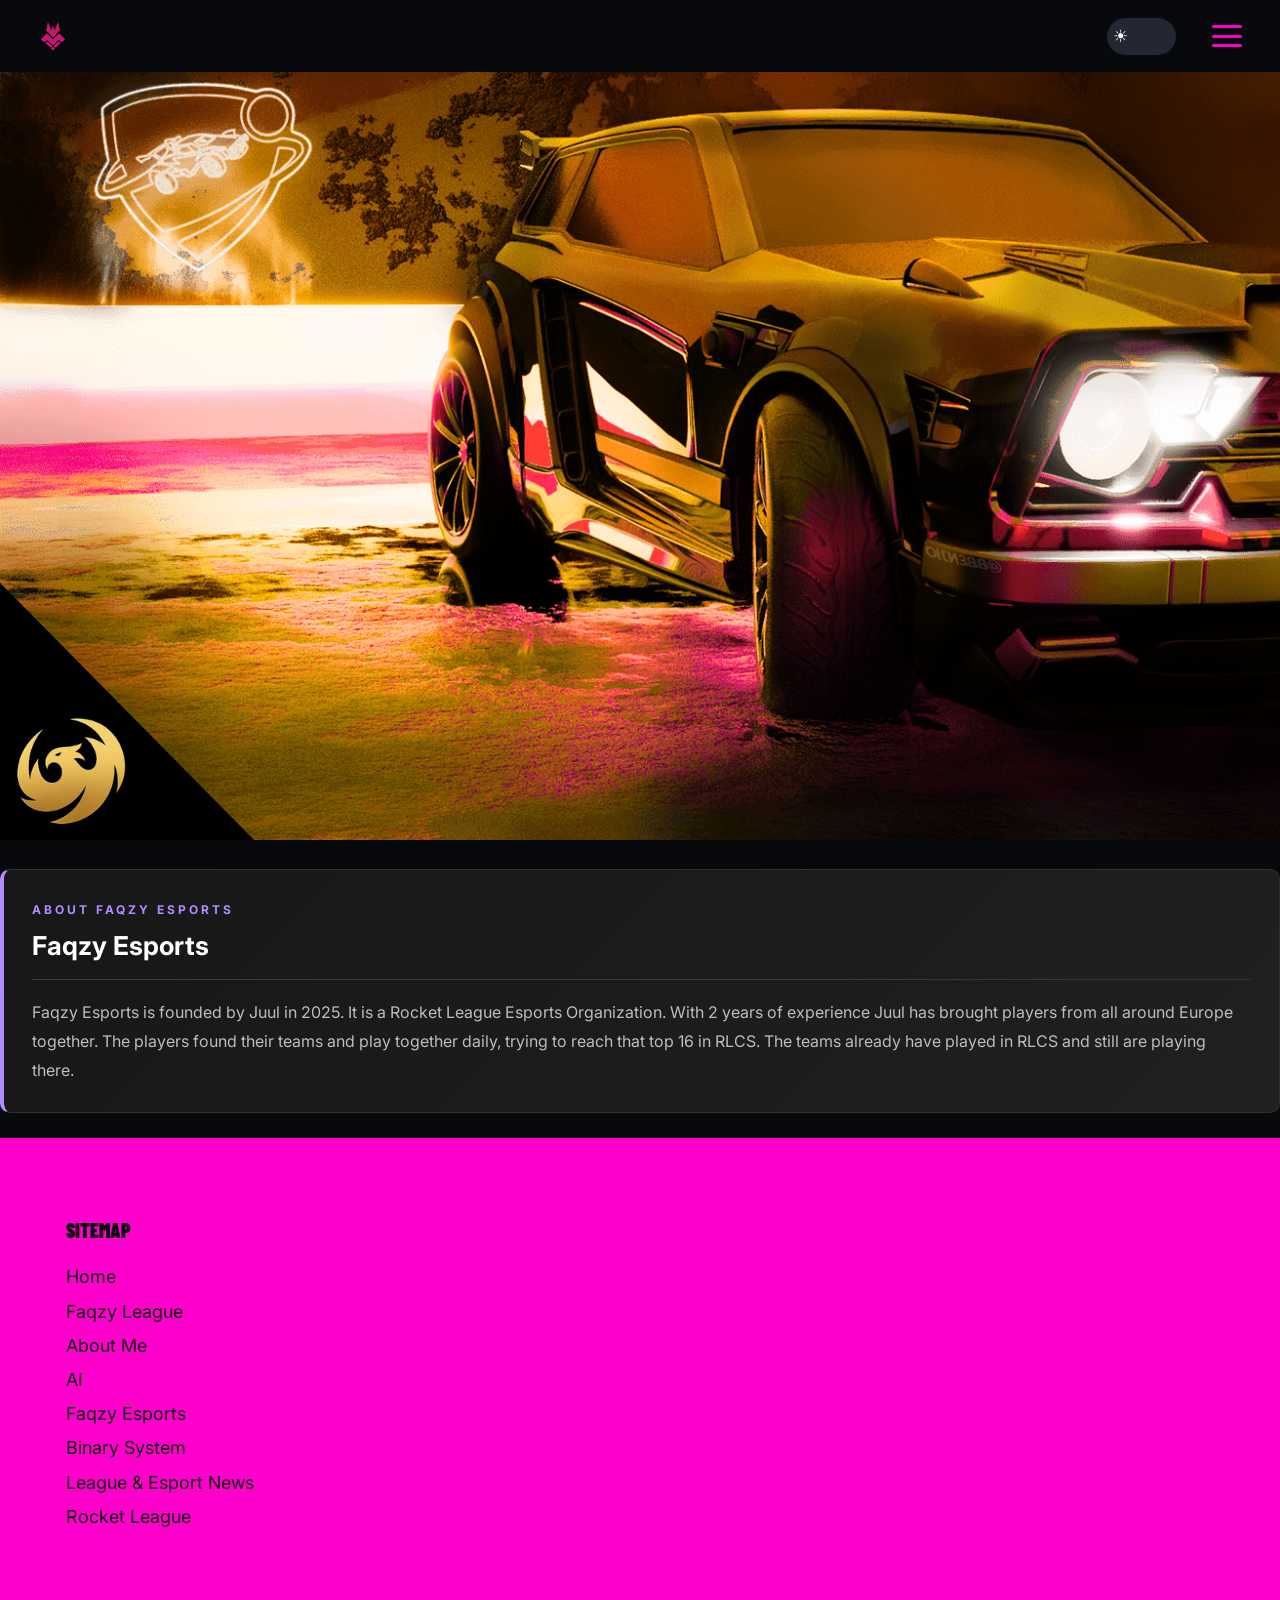
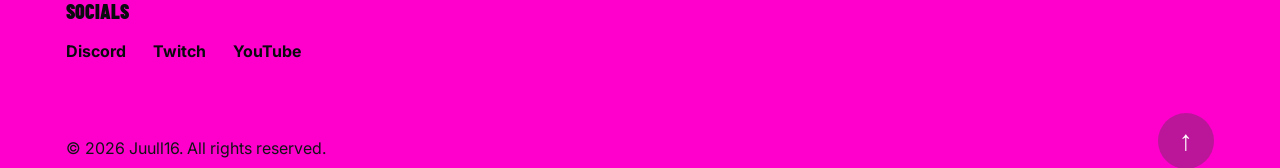
<file: faqzyesports.html>
<!DOCTYPE html>
<html lang="en">

<head>
    <meta charset="UTF-8">
    <meta name="viewport" content="width=device-width, initial-scale=1.0">

    <link rel="stylesheet" href="./style.css">

    <link rel="preconnect" href="https://fonts.googleapis.com">
    <link rel="preconnect" href="https://fonts.gstatic.com" crossorigin>

    <link href="https://fonts.googleapis.com/css2?family=Barlow+Condensed:wght@600;700;800;900&family=Inter:wght@400;500;600;700;800&display=swap" rel="stylesheet">
</head>

<body>

<!-- NAVBAR -->
<header class="navbar">

    <!-- KLEIN LOGO LINKS -->
    <a href="./index.html" class="logo">
        <img src="./logo.png" alt="Juul's Website">
    </a>

    <!-- RECHTERKANT -->
    <div class="navbar-right">

        <!-- LICHT/DONKER KNOP -->
        <button
            class="theme-button"
            onclick="toggleTheme()">
            ☀
        </button>

        <!-- MENU KNOP -->
        <button
            class="menu-button"
            onclick="toggleMenu()">

            <span></span>
            <span></span>
            <span></span>

        </button>

    </div>

</header>


<!-- MENU -->
<div id="menu" class="side-menu">

    <a href="./index.html">Home</a>
    <a href="./abtme.html">About Me</a>
    <a href="./rocketleague.html">Rocket League</a>
    <a href="./binairstelsel.html">Binary System</a>
    <a href="./ai.html">AI</a>
    <a href="./faqzyleague.html">Faqzy League</a>
    <a href="./faqzyesports.html">Faqzy Esports</a>
    <a href="./news.html">League &amp; Esport News</a>

</div>


<!-- AFBEELDING ONDER DE BALK -->
<div class="page-image">

    <img
        src="./faqzy-car.png"
        alt="Faqzy League">

</div>


<!-- INHOUD VAN DE PAGINA -->
<main class="page-content">

    <!-- INFO BOX 1 -->
    <div class="info-box">

        <span class="info-label">ABOUT FAQZY ESPORTS</span>

        <h2>Faqzy Esports</h2>

        <div class="info-line"></div>

        <p>
            Faqzy Esports is founded by Juul in 2025.
            It is a Rocket League Esports Organization.
            With 2 years of experience Juul has brought players from all around Europe together.
            The players found their teams and play together daily, trying to reach that top 16 in RLCS.
            The teams already have played in RLCS and still are playing there.
        </p>

    </div>

</main>


<!-- SITEMAP / FOOTER -->
<footer class="site-footer">

    <div class="footer-content">

        <div class="footer-column">

            <h3>SITEMAP</h3>

            <a href="./index.html">Home</a>
            <a href="./faqzyleague.html">Faqzy League</a>
            <a href="./abtme.html">About Me</a>
            <a href="./ai.html">AI</a>
            <a href="./faqzyesports.html">Faqzy Esports</a>
            <a href="./binairstelsel.html">Binary System</a>
            <a href="./news.html">League &amp; Esport News</a>
            <a href="./rocketleague.html">Rocket League</a>

        </div>


        <div class="footer-socials">

            <h3>SOCIALS</h3>

            <div class="social-icons">

                <a href="#" class="social-icon">Discord</a>
                <a href="#" class="social-icon">Twitch</a>
                <a href="#" class="social-icon">YouTube</a>

            </div>

        </div>

    </div>


    <div class="footer-bottom">

        <p>
            © 2026 Juull16. All rights reserved.
        </p>

    </div>


    <button
        class="back-to-top"
        onclick="window.scrollTo({top: 0, behavior: 'smooth'})">

        ↑

    </button>

</footer>


<!-- JAVASCRIPT -->
<script>

function toggleMenu() {

    const menu = document.getElementById("menu");

    menu.classList.toggle("open");

}


function toggleTheme() {

    document.body.classList.toggle("light-mode");

}

</script>

</body>

</html>
</file>
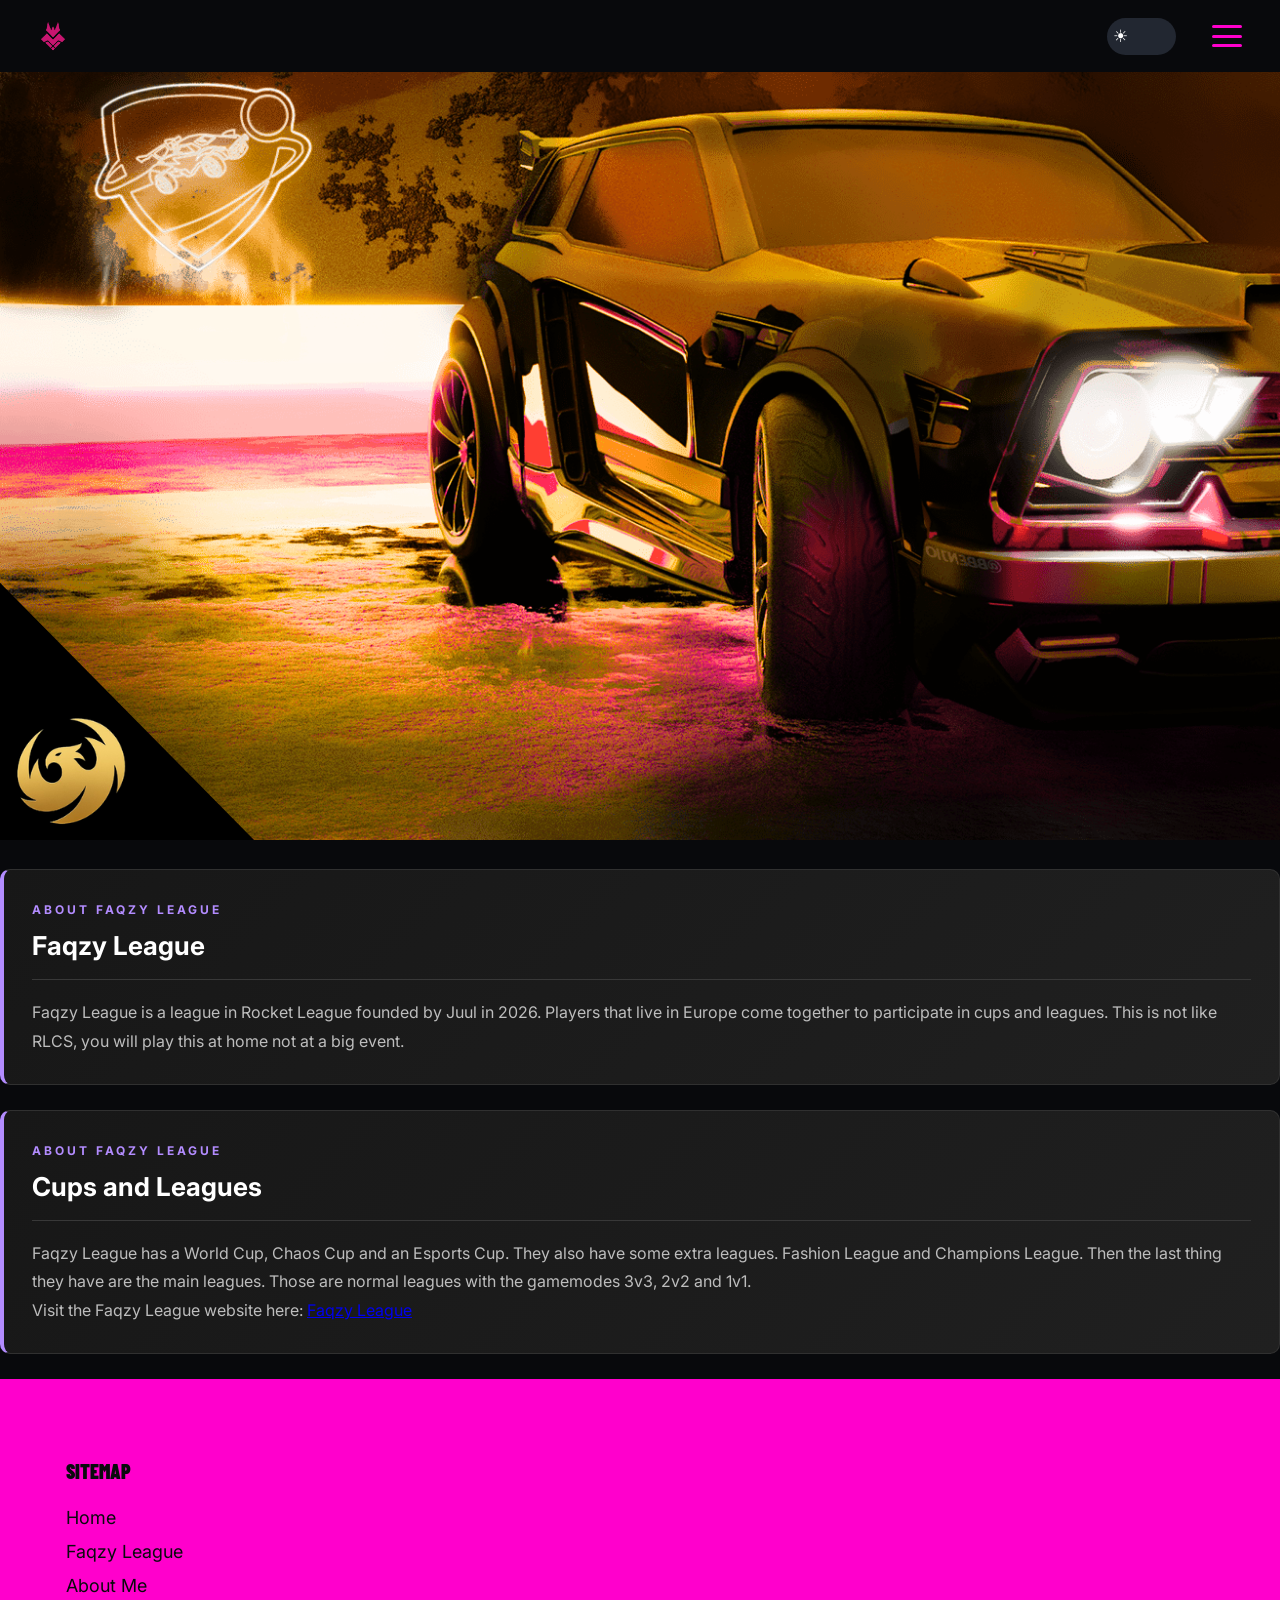
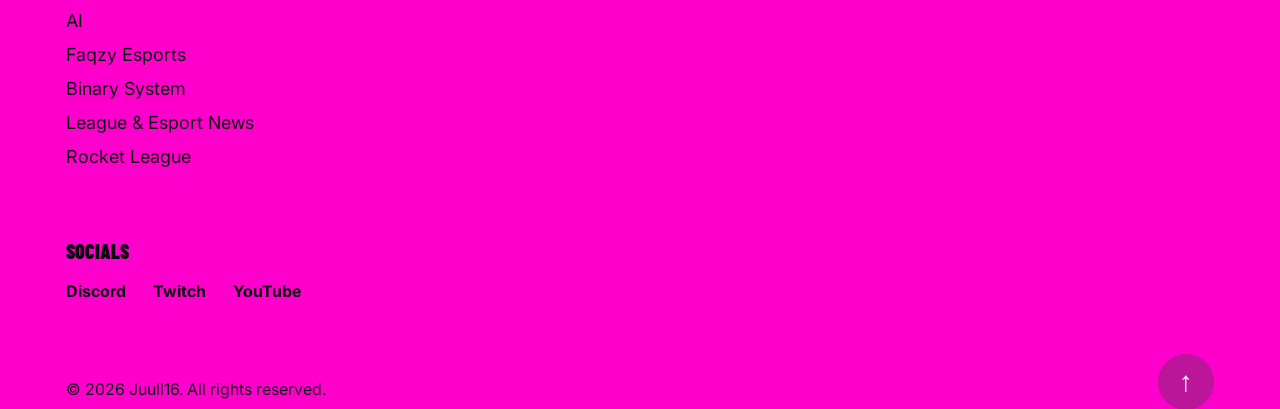
<file: faqzyleague.html>
<!DOCTYPE html>
<html lang="en">

<head>
    <meta charset="UTF-8">
    <meta name="viewport" content="width=device-width, initial-scale=1.0">

    <link rel="stylesheet" href="./style.css">

    <link rel="preconnect" href="https://fonts.googleapis.com">
    <link rel="preconnect" href="https://fonts.gstatic.com" crossorigin>

    <link href="https://fonts.googleapis.com/css2?family=Barlow+Condensed:wght@600;700;800;900&family=Inter:wght@400;500;600;700;800&display=swap" rel="stylesheet">
</head>

<body>

<!-- NAVBAR -->
<header class="navbar">

    <!-- KLEIN LOGO LINKS -->
    <a href="./index.html" class="logo">
        <img src="./logo.png" alt="Juul's Website">
    </a>

    <!-- RECHTERKANT -->
    <div class="navbar-right">

        <!-- LICHT/DONKER KNOP -->
        <button
            class="theme-button"
            onclick="toggleTheme()">
            ☀
        </button>

        <!-- MENU KNOP -->
        <button
            class="menu-button"
            onclick="toggleMenu()">

            <span></span>
            <span></span>
            <span></span>

        </button>

    </div>

</header>


<!-- MENU -->
<div id="menu" class="side-menu">

    <a href="./index.html">Home</a>
    <a href="./abtme.html">About Me</a>
    <a href="./rocketleague.html">Rocket League</a>
    <a href="./binairstelsel.html">Binary System</a>
    <a href="./ai.html">AI</a>
    <a href="./faqzyleague.html">Faqzy League</a>
    <a href="./faqzyesports.html">Faqzy Esports</a>
    <a href="./news.html">League &amp; Esport News</a>

</div>


<!-- AFBEELDING ONDER DE BALK -->
<div class="page-image">

    <img
        src="./faqzy-car.png"
        alt="Faqzy League">

</div>


<!-- INHOUD VAN DE PAGINA -->
<main class="page-content">

    <!-- INFO BOX 1 -->
    <div class="info-box">

        <span class="info-label">ABOUT FAQZY LEAGUE</span>

        <h2>Faqzy League</h2>

        <div class="info-line"></div>

        <p>
            Faqzy League is a league in Rocket League founded by Juul in 2026.
            Players that live in Europe come together to participate in cups and leagues.
            This is not like RLCS, you will play this at home not at a big event.
        </p>

    </div>


    <!-- INFO BOX 2 -->
    <div class="info-box">

        <span class="info-label">ABOUT FAQZY LEAGUE</span>

        <h2>Cups and Leagues</h2>

        <div class="info-line"></div>

        <p>
            Faqzy League has a World Cup, Chaos Cup and an Esports Cup.
            They also have some extra leagues. Fashion League and Champions League.
            Then the last thing they have are the main leagues. 
            Those are normal leagues with the gamemodes 3v3, 2v2 and 1v1.
        </p>
<p>
        Visit the Faqzy League website here:
        <a href="https://faqzyleague.vercel.app/index.html"
           target="_blank"
           rel="noopener noreferrer">
            Faqzy League
        </a>
    </p>

</div>

</main>

<!-- SITEMAP / FOOTER -->
<footer class="site-footer">

    <div class="footer-content">

        <div class="footer-column">

            <h3>SITEMAP</h3>

            <a href="./index.html">Home</a>
            <a href="./faqzyleague.html">Faqzy League</a>
            <a href="./abtme.html">About Me</a>
            <a href="./ai.html">AI</a>
            <a href="./faqzyesports.html">Faqzy Esports</a>
            <a href="./binairstelsel.html">Binary System</a>
            <a href="./news.html">League &amp; Esport News</a>
            <a href="./rocketleague.html">Rocket League</a>

        </div>


        <div class="footer-socials">

            <h3>SOCIALS</h3>

            <div class="social-icons">

                <a href="#" class="social-icon">Discord</a>
                <a href="#" class="social-icon">Twitch</a>
                <a href="#" class="social-icon">YouTube</a>

            </div>

        </div>

    </div>


    <div class="footer-bottom">

        <p>
            © 2026 Juull16. All rights reserved.
        </p>

    </div>


    <button
        class="back-to-top"
        onclick="window.scrollTo({top: 0, behavior: 'smooth'})">

        ↑

    </button>

</footer>


<!-- JAVASCRIPT -->
<script>

function toggleMenu() {

    const menu = document.getElementById("menu");

    menu.classList.toggle("open");

}


function toggleTheme() {

    document.body.classList.toggle("light-mode");

}

</script>

</body>

</html>
</file>
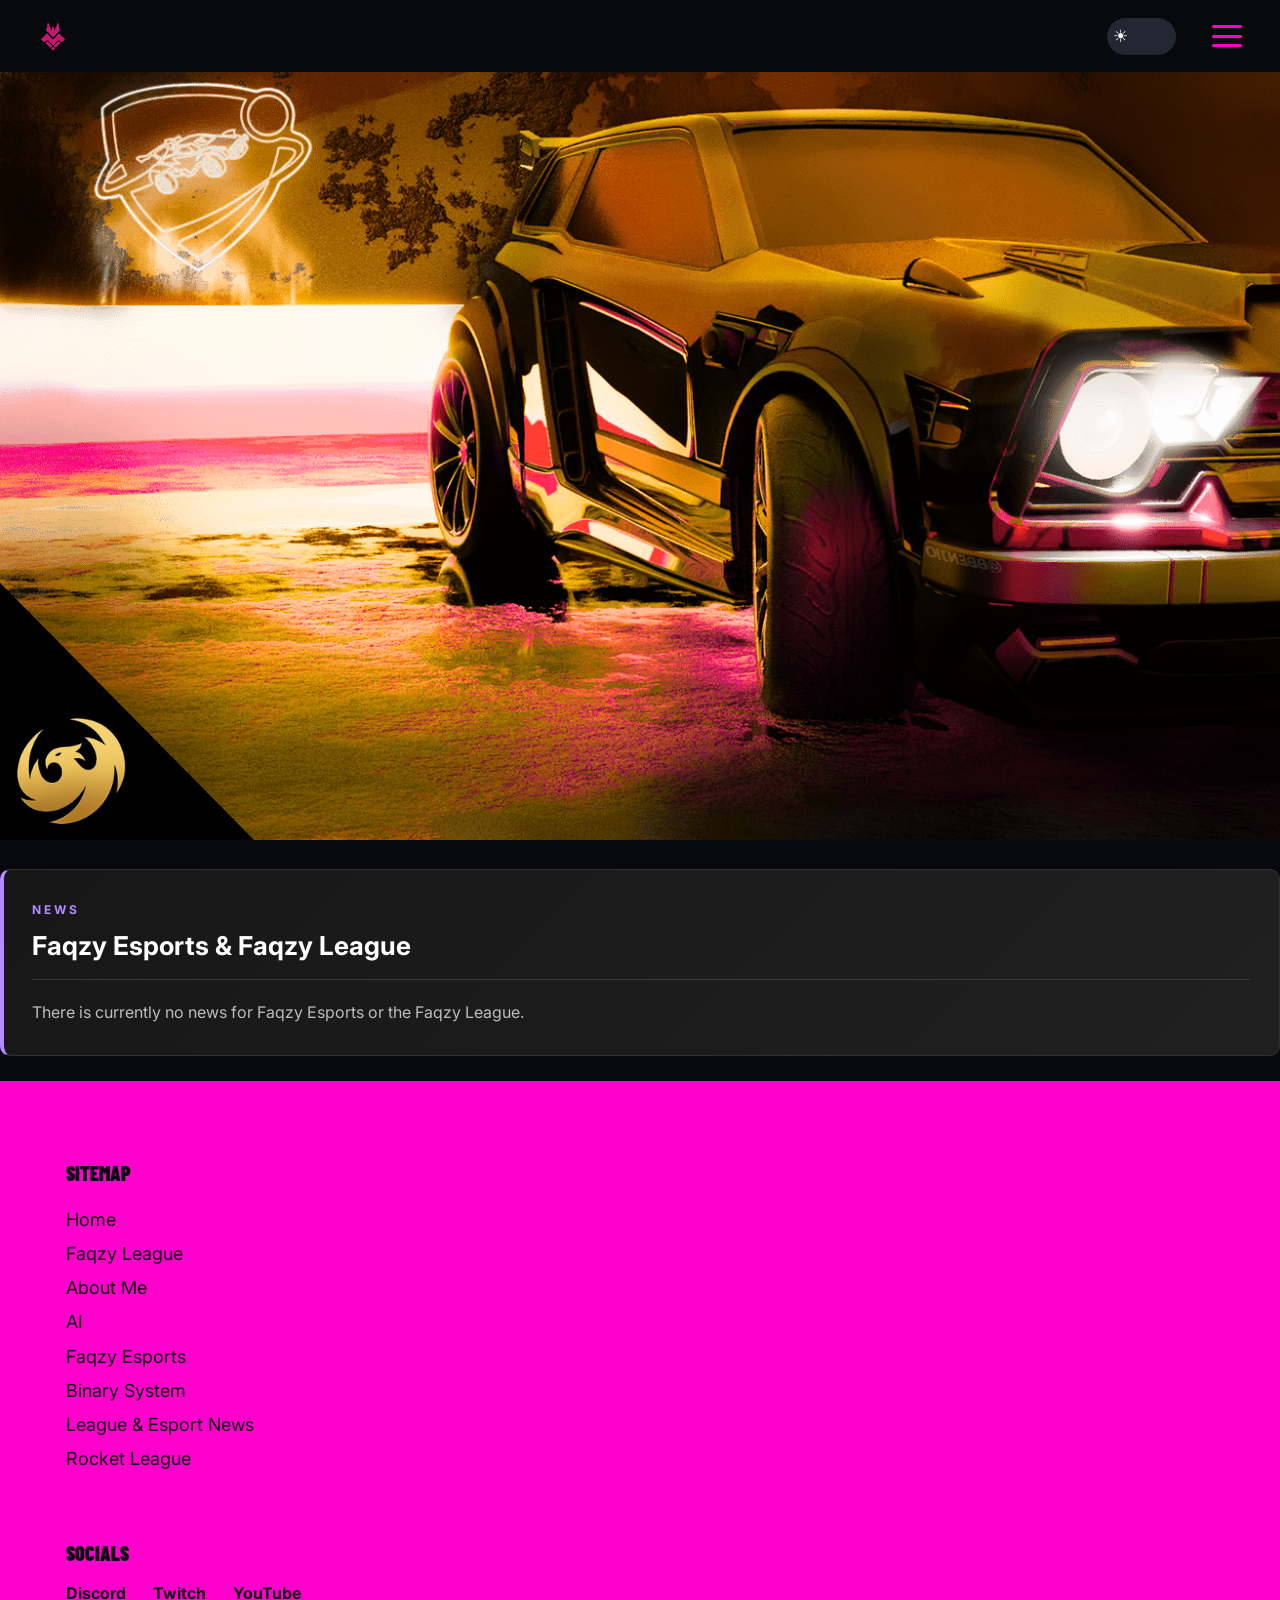
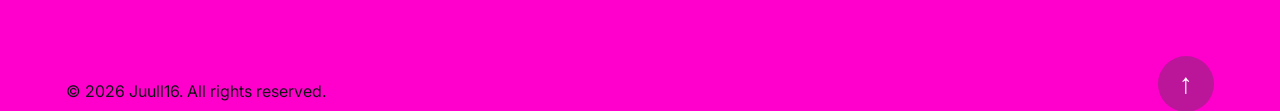
<file: news.html>
<!DOCTYPE html>
<html lang="en">

<head>
    <meta charset="UTF-8">
    <meta name="viewport" content="width=device-width, initial-scale=1.0">

    <link rel="stylesheet" href="./style.css">

    <link rel="preconnect" href="https://fonts.googleapis.com">
    <link rel="preconnect" href="https://fonts.gstatic.com" crossorigin>

    <link href="https://fonts.googleapis.com/css2?family=Barlow+Condensed:wght@600;700;800;900&family=Inter:wght@400;500;600;700;800&display=swap" rel="stylesheet">
</head>

<body>

<!-- NAVBAR -->
<header class="navbar">

    <!-- KLEIN LOGO LINKS -->
    <a href="./index.html" class="logo">
        <img src="./logo.png" alt="Juul's Website">
    </a>

    <!-- RECHTERKANT -->
    <div class="navbar-right">

        <!-- LICHT/DONKER KNOP -->
        <button
            class="theme-button"
            onclick="toggleTheme()">
            ☀
        </button>

        <!-- MENU KNOP -->
        <button
            class="menu-button"
            onclick="toggleMenu()">

            <span></span>
            <span></span>
            <span></span>

        </button>

    </div>

</header>


<!-- MENU -->
<div id="menu" class="side-menu">

    <a href="./index.html">Home</a>
    <a href="./abtme.html">About Me</a>
    <a href="./rocketleague.html">Rocket League</a>
    <a href="./binairstelsel.html">Binary System</a>
    <a href="./ai.html">AI</a>
    <a href="./faqzyleague.html">Faqzy League</a>
    <a href="./faqzyesports.html">Faqzy Esports</a>
    <a href="./news.html">League &amp; Esport News</a>

</div>


<!-- AFBEELDING ONDER DE BALK -->
<div class="page-image">

    <img
        src="./faqzy-car.png"
        alt="Faqzy League">

</div>


<!-- INHOUD VAN DE PAGINA -->
<main class="page-content">

    <!-- INFO BOX 1 -->
    <div class="info-box">

        <span class="info-label">NEWS</span>

        <h2>Faqzy Esports & Faqzy League</h2>

        <div class="info-line"></div>

        <p>
            There is currently no news for Faqzy Esports or the Faqzy League.
        </p>

    </div>

</main>


<!-- SITEMAP / FOOTER -->
<footer class="site-footer">

    <div class="footer-content">

        <div class="footer-column">

            <h3>SITEMAP</h3>

            <a href="./index.html">Home</a>
            <a href="./faqzyleague.html">Faqzy League</a>
            <a href="./abtme.html">About Me</a>
            <a href="./ai.html">AI</a>
            <a href="./faqzyesports.html">Faqzy Esports</a>
            <a href="./binairstelsel.html">Binary System</a>
            <a href="./news.html">League &amp; Esport News</a>
            <a href="./rocketleague.html">Rocket League</a>

        </div>


        <div class="footer-socials">

            <h3>SOCIALS</h3>

            <div class="social-icons">

                <a href="#" class="social-icon">Discord</a>
                <a href="#" class="social-icon">Twitch</a>
                <a href="#" class="social-icon">YouTube</a>

            </div>

        </div>

    </div>


    <div class="footer-bottom">

        <p>
            © 2026 Juull16. All rights reserved.
        </p>

    </div>


    <button
        class="back-to-top"
        onclick="window.scrollTo({top: 0, behavior: 'smooth'})">

        ↑

    </button>

</footer>


<!-- JAVASCRIPT -->
<script>

function toggleMenu() {

    const menu = document.getElementById("menu");

    menu.classList.toggle("open");

}


function toggleTheme() {

    document.body.classList.toggle("light-mode");

}

</script>

</body>

</html>
</file>
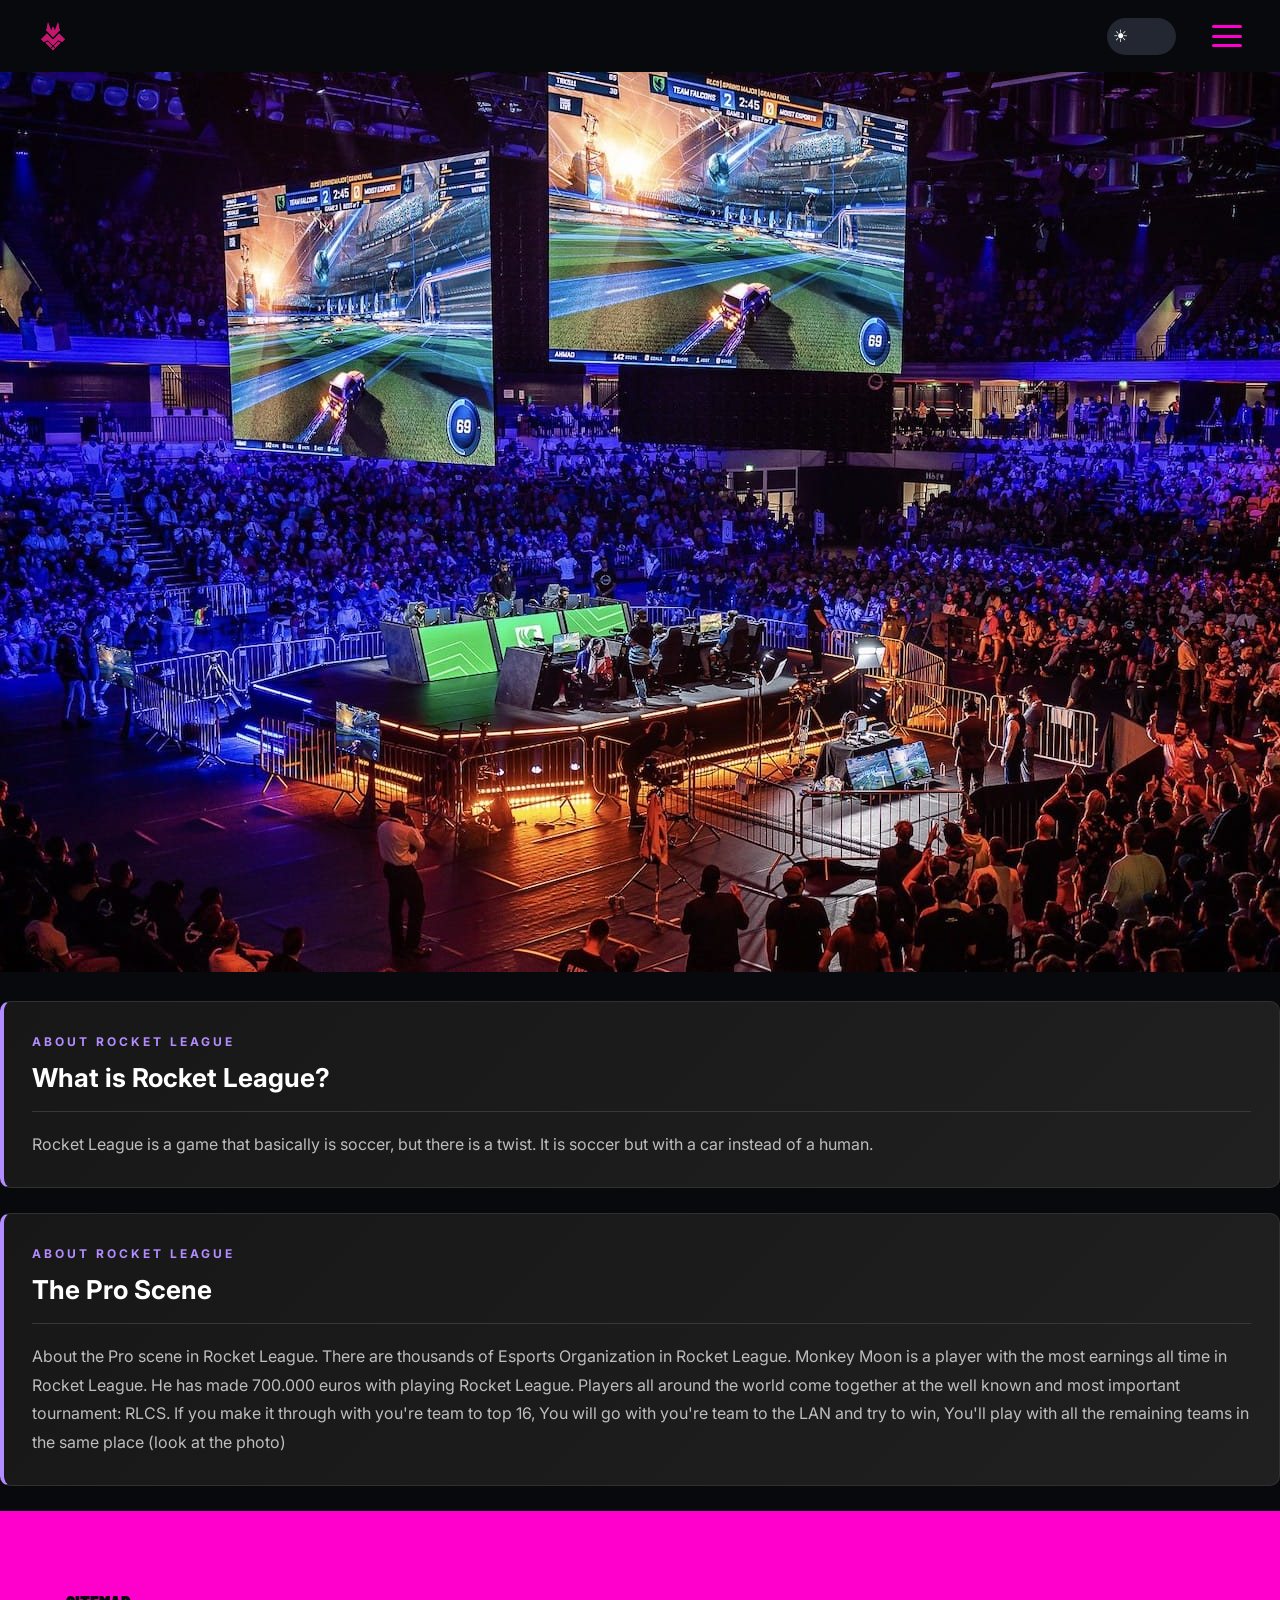
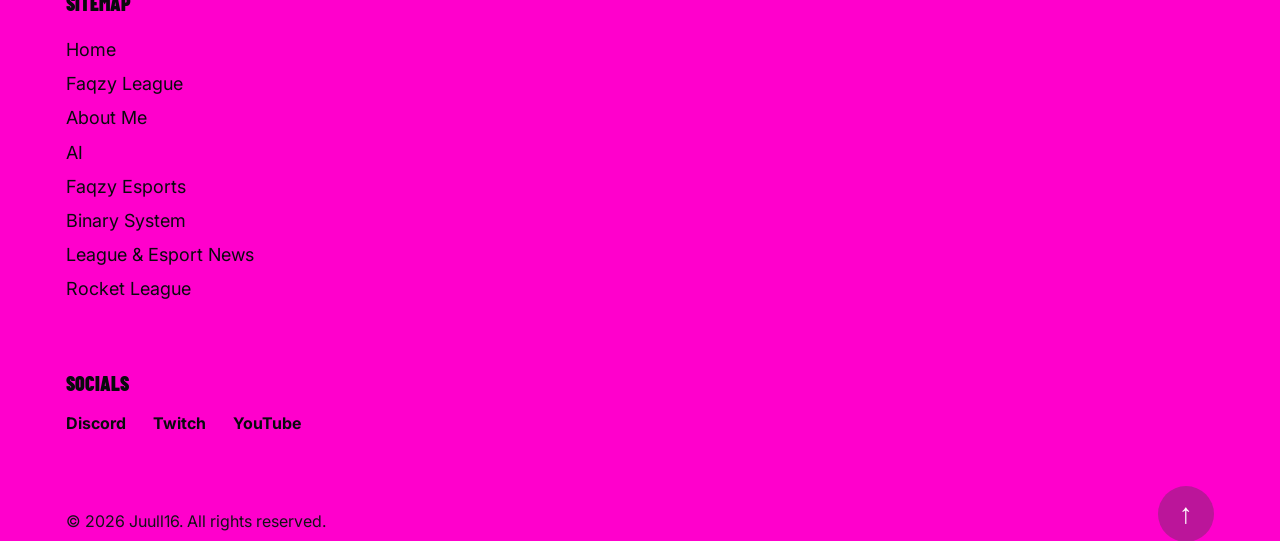
<file: rocketleague.html>
<!DOCTYPE html>
<html lang="en">

<head>
    <meta charset="UTF-8">
    <meta name="viewport" content="width=device-width, initial-scale=1.0">

    <link rel="stylesheet" href="./style.css">

    <link rel="preconnect" href="https://fonts.googleapis.com">
    <link rel="preconnect" href="https://fonts.gstatic.com" crossorigin>

    <link href="https://fonts.googleapis.com/css2?family=Barlow+Condensed:wght@600;700;800;900&family=Inter:wght@400;500;600;700;800&display=swap" rel="stylesheet">
</head>

<body>

<!-- NAVBAR -->
<header class="navbar">

    <!-- KLEIN LOGO LINKS -->
    <a href="./index.html" class="logo">
        <img src="./logo.png" alt="Juul's Website">
    </a>

    <!-- RECHTERKANT -->
    <div class="navbar-right">

        <!-- LICHT/DONKER KNOP -->
        <button
            class="theme-button"
            onclick="toggleTheme()">
            ☀
        </button>

        <!-- MENU KNOP -->
        <button
            class="menu-button"
            onclick="toggleMenu()">

            <span></span>
            <span></span>
            <span></span>

        </button>

    </div>

</header>


<!-- MENU -->
<div id="menu" class="side-menu">

    <a href="./index.html">Home</a>
    <a href="./abtme.html">About Me</a>
    <a href="./rocketleague.html">Rocket League</a>
    <a href="./binairstelsel.html">Binary System</a>
    <a href="./ai.html">AI</a>
    <a href="./faqzyleague.html">Faqzy League</a>
    <a href="./faqzyesports.html">Faqzy Esports</a>
    <a href="./news.html">League &amp; Esport News</a>

</div>


<!-- AFBEELDING ONDER DE BALK -->
<div class="page-image">

    <img
        src="./rlcs.jpg"
        alt="Faqzy League">

</div>


<!-- INHOUD VAN DE PAGINA -->
<main class="page-content">

    <!-- INFO BOX 1 -->
    <div class="info-box">

        <span class="info-label">ABOUT ROCKET LEAGUE</span>

        <h2>What is Rocket League?</h2>

        <div class="info-line"></div>

        <p>
            Rocket League is a game that basically is soccer, but there is a twist.
            It is soccer but with a car instead of a human. 
        </p>

    </div>


    <!-- INFO BOX 2 -->
    <div class="info-box">

        <span class="info-label">ABOUT ROCKET LEAGUE</span>

        <h2>The Pro Scene</h2>

        <div class="info-line"></div>

        <p>
            About the Pro scene in Rocket League. 
            There are thousands of Esports Organization in Rocket League.
            Monkey Moon is a player with the most earnings all time in Rocket League.
            He has made 700.000 euros with playing Rocket League.
            Players all around the world come together at the well known and most important tournament: RLCS.
            If you make it through with you're team to top 16,
            You will go with you're team to the LAN and try to win, 
            You'll play with all the remaining teams in the same place (look at the photo)
        </p>

    </div>

</main>


<!-- SITEMAP / FOOTER -->
<footer class="site-footer">

    <div class="footer-content">

        <div class="footer-column">

            <h3>SITEMAP</h3>

            <a href="./index.html">Home</a>
            <a href="./faqzyleague.html">Faqzy League</a>
            <a href="./abtme.html">About Me</a>
            <a href="./ai.html">AI</a>
            <a href="./faqzyesports.html">Faqzy Esports</a>
            <a href="./binairstelsel.html">Binary System</a>
            <a href="./news.html">League &amp; Esport News</a>
            <a href="./rocketleague.html">Rocket League</a>

        </div>


        <div class="footer-socials">

            <h3>SOCIALS</h3>

            <div class="social-icons">

                <a href="#" class="social-icon">Discord</a>
                <a href="#" class="social-icon">Twitch</a>
                <a href="#" class="social-icon">YouTube</a>

            </div>

        </div>

    </div>


    <div class="footer-bottom">

        <p>
            © 2026 Juull16. All rights reserved.
        </p>

    </div>


    <button
        class="back-to-top"
        onclick="window.scrollTo({top: 0, behavior: 'smooth'})">

        ↑

    </button>

</footer>


<!-- JAVASCRIPT -->
<script>

function toggleMenu() {

    const menu = document.getElementById("menu");

    menu.classList.toggle("open");

}


function toggleTheme() {

    document.body.classList.toggle("light-mode");

}

</script>

</body>

</html>
</file>
<file: style.css>
/* =====================================================
   BASIS
   ===================================================== */

* {
    margin: 0;
    padding: 0;
    box-sizing: border-box;
}

html {
    scroll-behavior: smooth;
}

body {
    background: #08090c;
    color: #ffffff;
    font-family: "Inter", Arial, sans-serif;
    min-height: 100vh;
}

:root {
    --orange: #ff00cc;
    --background: #08090c;
    --card: #101319;
    --border: #272b33;
    --text: #ffffff;
    --muted: #a7adb8;
}


/* =====================================================
   NAVBAR
   ===================================================== */

.navbar {
    height: 72px;
    width: 100%;
    background: #08090c;
    display: flex;
    align-items: center;
    justify-content: space-between;
    padding: 0 36px;
    position: relative;
    z-index: 1000;
}

/* LOGO */

.logo {
    display: flex;
    align-items: center;
    width: 38px;
    height: 45px;
}

.logo img {
    width: 34px;
    height: auto;
    object-fit: contain;
}

/* RECHTERKANT */

.navbar-right {
    display: flex;
    align-items: center;
    gap: 36px;
}

/* =====================================================
   THEME KNOP
   ===================================================== */

.theme-button {
    width: 69px;
    height: 37px;
    border: none;
    border-radius: 30px;
    background: #222731;
    cursor: pointer;
    position: relative;
    display: flex;
    align-items: center;
    justify-content: flex-start;
    padding-left: 6px;
    color: white;
    font-size: 17px;
}

.theme-button:hover {
    background: #2c313c;
}

/* =====================================================
   HAMBURGER
   ===================================================== */

.menu-button {
    width: 32px;
    height: 28px;
    border: none;
    background: transparent;
    cursor: pointer;
    display: flex;
    flex-direction: column;
    justify-content: space-between;
    padding: 3px 0;
}

.menu-button span {
    width: 30px;
    height: 3px;
    background: var(--orange);
    border-radius: 5px;
}

/* =====================================================
   SIDE MENU
   ===================================================== */

.side-menu {
    position: fixed;
    top: 72px;
    right: 0;
    width: 280px;
    background: #ff00cc;
    border-left: 1px solid var(--border);
    border-bottom: 1px solid var(--border);
    padding: 20px;
    z-index: 999;
    transform: translateX(100%);
    transition: 0.3s ease;
}

.side-menu.open {
    transform: translateX(0);
}

.side-menu a {
    display: block;
    padding: 15px;
    color: #ffffff;
    text-decoration: none;
    font-weight: 600;
    border-bottom: 1px solid #1d2027;
    transition: 0.2s ease;
}

.side-menu a:hover {
    color: var(--orange);
    padding-left: 20px;
}

/* =====================================================
   HOME HERO
   ===================================================== */

.home-hero {
    height: 560px;
    position: relative;
    overflow: hidden;
    display: flex;
    align-items: center;
}

/* ACHTERGROND */

.home-hero-background {
    position: absolute;
    inset: 0;
    background-image: url("./pinkfaqzycar.png");
    background-size: cover;
    background-position: center;
    background-repeat: no-repeat;
}

/* DONKERE OVERLAY */

.home-hero-overlay {
    position: absolute;
    inset: 0;
    background:
        linear-gradient(
            90deg,
            rgba(8, 9, 12, 0.95) 0%,
            rgba(8, 9, 12, 0.72) 38%,
            rgba(8, 9, 12, 0.28) 72%,
            rgba(8, 9, 12, 0.15) 100%
        );
}

/* HERO CONTENT */

.home-hero-content {
    position: relative;
    z-index: 5;
    width: 100%;
    max-width: 1250px;
    margin: auto;
    padding: 0 66px;
}

/* WELCOME TO */

.hero-label {
    display: flex;
    align-items: center;
    gap: 10px;
    color: #ffffff;
    font-size: 15px;
    font-weight: 800;
    letter-spacing: 1px;
    margin-bottom: 20px;
}

.hero-label span {
    display: block;
    width: 28px;
    height: 3px;
    background: var(--orange);
}

/* HERO TITEL */

.home-hero h1 {
    font-family: "Barlow Condensed", sans-serif;
    font-size: 86px;
    font-weight: 900;
    line-height: 0.92;
    letter-spacing: -1px;
    color: #f4f4f5;
    margin-bottom: 25px;
}

.home-hero h1 span {
    color: var(--orange);
}

/* HERO TEKST */

.home-hero-content > p {
    max-width: 650px;
    color: #d0d4db;
    font-size: 18px;
    line-height: 1.6;
    margin-bottom: 30px;
}

/* =====================================================
   HERO BUTTONS
   ===================================================== */

.hero-buttons {
    display: flex;
    align-items: center;
    gap: 15px;
}

.orange-button,
.outline-button {
    display: inline-flex;
    align-items: center;
    justify-content: center;
    min-height: 48px;
    padding: 0 22px;
    border-radius: 4px;
    font-size: 15px;
    font-weight: 700;
    text-decoration: none;
    transition: 0.2s ease;
}

/* ORANJE BUTTON */

.orange-button {
    background: var(--orange);
    color: #08090c;
}

.orange-button span {
    margin-left: 10px;
}

.orange-button:hover {
    background: #ff00cc;
    transform: translateY(-2px);
}

/* OUTLINE BUTTON */

.outline-button {
    border: 1px solid #646974;
    color: #ffffff;
    background: rgba(0, 0, 0, 0.15);
}

.outline-button:hover {
    border-color: var(--orange);
    color: var(--orange);
}

/* =====================================================
   QUICK SECTION
   ===================================================== */

.quick-section {
    background: #08090c;
    padding: 90px 30px 80px;
}

.section-container {
    max-width: 1200px;
    margin: 0 auto;
}

/* =====================================================
   SECTION HEADINGS
   ===================================================== */

.section-heading {
    margin-bottom: 45px;
}

.section-heading.centered {
    text-align: center;
}

.section-heading > span {
    display: inline-block;
    color: var(--orange);
    font-size: 14px;
    font-weight: 800;
    letter-spacing: 1px;
    margin-bottom: 10px;
}

.section-heading h2 {
    font-family: "Barlow Condensed", sans-serif;
    font-size: 52px;
    line-height: 1;
    font-weight: 900;
    color: #f4f4f5;
    margin-bottom: 14px;
}

.section-heading p {
    color: #aeb4bf;
    font-size: 16px;
    line-height: 1.6;
}

/* =====================================================
   QUICK GRID
   ===================================================== */

.quick-grid {
    display: grid;
    grid-template-columns: repeat(3, 1fr);
    gap: 25px;
}

/* QUICK CARD */

.quick-card {
    display: block;
    min-height: 250px;
    padding: 30px;
    background: #101319;
    border: 1px solid #292d35;
    border-radius: 6px;
    text-decoration: none;
    transition: 0.2s ease;
}

.quick-card:hover {
    transform: translateY(-3px);
    border-color: var(--orange);
}

/* ICON */

.quick-icon {
    font-size: 28px;
    margin-bottom: 20px;
}

/* TITLE */

.quick-card h3 {
    font-family: "Barlow Condensed", sans-serif;
    font-size: 26px;
    font-weight: 900;
    color: #ffffff;
    margin-bottom: 12px;
}

/* TEXT */

.quick-card p {
    color: #aeb4bf;
    font-size: 15px;
    line-height: 1.6;
    margin-bottom: 18px;
}

/* LINK */

.quick-card strong {
    color: var(--orange);
    font-size: 15px;
}

/* =====================================================
   COMPETITIONS
   ===================================================== */

.competitions {
    background: var(--background);
    padding: 40px 30px 100px;
}

.competitions .section-container {
    max-width: 1200px;
    margin: 0 auto;
}

/* =====================================================
   COMPETITION GRID
   ===================================================== */

.competition-grid {
    display: grid;
    grid-template-columns: repeat(3, 1fr);
    gap: 32px;
    margin-top: 50px;
}

/* =====================================================
   COMPETITION CARD / VAKJE
   ===================================================== */

.competition-card {
    display: block;
    min-height: 296px;
    padding: 32px 30px;
    background: #101319;
    border: 1px solid #292d35;
    border-radius: 6px;
    box-sizing: border-box;
    text-decoration: none;
    transition:
        transform 0.2s ease,
        border-color 0.2s ease,
        background 0.2s ease;
}

/* HOVER */

.competition-card:hover {
    transform: translateY(-3px);
    border-color: #3b404a;
    background: #12151b;
}

/* =====================================================
   ORANJE LABEL
   ===================================================== */

.competition-label {
    display: inline-block;
    background: var(--orange);
    color: #08090c;
    font-family: "Inter", Arial, sans-serif;
    font-size: 13px;
    font-weight: 800;
    letter-spacing: 0.2px;
    padding: 7px 12px;
    border-radius: 4px;
    margin-bottom: 20px;
}

/* =====================================================
   RESULTS: COMING SOON
   ===================================================== */

.competition-card h3 {
    margin: 0 0 12px 0;
    color: #f2f3f4;
    font-family: "Barlow Condensed", sans-serif;
    font-size: 22px;
    font-weight: 900;
    line-height: 1.1;
}

/* =====================================================
   COMPETITION BESCHRIJVING
   ===================================================== */

.competition-card p {
    margin: 0;
    max-width: 340px;
    color: #aeb4bf;
    font-family: "Inter", Arial, sans-serif;
    font-size: 16px;
    line-height: 1.65;
}

/* =====================================================
   COMPETITION LINK
   ===================================================== */

.competition-card a {
    display: inline-block;
    margin-top: 18px;
    color: var(--orange);
    font-family: "Inter", Arial, sans-serif;
    font-size: 16px;
    font-weight: 700;
    text-decoration: none;
}

.competition-card a:hover {
    color: #ffffff;
}

/* =====================================================
   LIGHT MODE
   ===================================================== */

body.light-mode {
    background: #f1f1f1;
    color: #111111;
}

body.light-mode .navbar {
    background: #ffffff;
}

body.light-mode .quick-section,
body.light-mode .competitions {
    background: #f1f1f1;
}

body.light-mode .section-heading h2 {
    color: #111111;
}

body.light-mode .quick-card,
body.light-mode .competition-card {
    background: #ffffff;
    border-color: #d8d8d8;
}

body.light-mode .quick-card h3,
body.light-mode .competition-card h3 {
    color: #111111;
}

body.light-mode .quick-card p,
body.light-mode .competition-card p {
    color: #555555;
}

/* =====================================================
   FOOTER
   ===================================================== */

.site-footer {
    position: relative;
    min-height: 630px;
    background: #ff00cc;
    color: #090a0d;
    overflow: hidden;
    padding: 80px 66px 0;
}

/* FOOTER CONTENT */

.footer-content {
    position: relative;
    z-index: 5;
    display: flex;
    flex-direction: column;
    justify-content: flex-start;
}

/* =====================================================
   SITEMAP
   ===================================================== */

.footer-column {
    display: flex;
    flex-direction: column;
    width: 250px;
}

.footer-column h3,
.footer-socials h3 {
    font-family: "Barlow Condensed", sans-serif;
    font-size: 20px;
    font-weight: 900;
    margin-bottom: 18px;
}

.footer-column a {
    width: fit-content;
    color: #090a0d;
    font-size: 18px;
    line-height: 1.9;
    text-decoration: none;
    transition: 0.2s ease;
}

.footer-column a:hover {
    transform: translateX(4px);
    opacity: 0.65;
}

/* =====================================================
   SOCIALS
   ===================================================== */

.footer-socials {
    margin-top: 65px;
}

.social-icons {
    display: flex;
    align-items: center;
    gap: 27px;
}

.social-icon {
    color: #090a0d;
    text-decoration: none;
    font-size: 16px;
    font-weight: 700;
    transition: 0.2s ease;
}

.social-icon:hover {
    transform: translateY(-3px);
    opacity: 0.65;
}

/* =====================================================
   DECORATIEVE VORMEN
   ===================================================== */

.footer-shapes {
    position: absolute;
    right: -90px;
    top: 90px;
    width: 620px;
    height: 650px;
    pointer-events: none;
}

.shape {
    position: absolute;
    width: 430px;
    height: 220px;
    transform: skewY(-27deg);
    transform-origin: center;
}

/* BOVENSTE */

.shape-1 {
    right: -30px;
    top: 20px;
    background: #ffe6df;
}

/* MIDDELSTE */

.shape-2 {
    right: -30px;
    top: 185px;
    background: #ff00cc;
}

/* ONDERSTE */

.shape-3 {
    right: -30px;
    top: 350px;
    background: #ff00cc;
}

/* =====================================================
   COPYRIGHT
   ===================================================== */

.footer-bottom {
    position: absolute;
    left: 66px;
    bottom: 10px;
    z-index: 10;
}

.footer-bottom p {
    margin: 0;
    font-size: 16px;
    color: #111216;
}

/* =====================================================
   BACK TO TOP
   ===================================================== */

.back-to-top {
    position: absolute;
    right: 66px;
    bottom: -1px;
    width: 56px;
    height: 56px;
    border: none;
    border-radius: 50%;
    background: rgba(60, 60, 60, 0.35);
    color: white;
    font-size: 28px;
    cursor: pointer;
    z-index: 20;
    transition: 0.2s ease;
}

.back-to-top:hover {
    background: rgba(40, 40, 40, 0.6);
    transform: translateY(-3px);
}

/* =====================================================
   TABLET
   ===================================================== */

@media (max-width: 950px) {
    .quick-grid {
        grid-template-columns: repeat(2, 1fr);
    }

    .competition-grid {
        grid-template-columns: repeat(2, 1fr);
    }

    .home-hero h1 {
        font-size: 68px;
    }
}

/* =====================================================
   TELEFOON
   ===================================================== */

@media (max-width: 650px) {

    /* NAVBAR */

    .navbar {
        height: 65px;
        padding: 0 20px;
    }

    .navbar-right {
        gap: 20px;
    }

    /* MENU */

    .side-menu {
        top: 65px;
        width: 100%;
    }

    /* HERO */

    .home-hero {
        height: 560px;
        align-items: flex-end;
    }

    .home-hero-content {
        padding: 0 25px 55px;
    }

    .home-hero h1 {
        font-size: 54px;
    }

    .home-hero-content > p {
        font-size: 16px;
    }

    /* BUTTONS */

    .hero-buttons {
        flex-direction: column;
        align-items: flex-start;
    }

    /* QUICK */

    .quick-section {
        padding: 60px 20px;
    }

    .quick-grid {
        grid-template-columns: 1fr;
        gap: 20px;
    }

    /* COMPETITIONS */

    .competitions {
        padding: 40px 20px 70px;
    }

    .competition-grid {
        grid-template-columns: 1fr;
        gap: 20px;
        margin-top: 35px;
    }

    .competition-card {
        min-height: auto;
        padding: 28px 25px;
    }

    /* TITELS */

    .section-heading h2 {
        font-size: 44px;
    }

    /* FOOTER */

    .site-footer {
        min-height: 700px;
        padding: 60px 25px 0;
    }

    .footer-shapes {
        right: -300px;
        opacity: 0.7;
    }

    .footer-bottom {
        left: 25px;
        bottom: 15px;
    }

    .footer-bottom p {
        font-size: 13px;
    }

    .back-to-top {
        right: 20px;
        width: 48px;
        height: 48px;
    }

}

/* =====================================================
   COMPETITION VAKKEN - TEST / FIX
   ===================================================== */

.competitions {
    display: block !important;
    width: 100% !important;
    padding: 60px 30px 100px !important;
    background: #08090c !important;
}

.competitions .section-container {
    display: block !important;
    max-width: 1200px !important;
    margin: 0 auto !important;
}

.competition-grid {
    display: grid !important;
    grid-template-columns: repeat(3, 1fr) !important;
    gap: 30px !important;
    width: 100% !important;
    margin-top: 40px !important;
}

.competition-card {
    display: block !important;
    width: 100% !important;
    min-height: 290px !important;
    padding: 30px !important;
    background: #101319 !important;
    border: 1px solid #353a44 !important;
    border-radius: 8px !important;
    color: white !important;
    text-decoration: none !important;
    visibility: visible !important;
    opacity: 1 !important;
    position: relative !important;
}

.competition-label {
    display: inline-block !important;
    background: #ff00cc !important;
    color: #08090c !important;
    padding: 7px 12px !important;
    border-radius: 4px !important;
    font-family: Arial, sans-serif !important;
    font-size: 13px !important;
    font-weight: 800 !important;
    margin-bottom: 20px !important;
}

.competition-card h3 {
    display: block !important;
    color: white !important;
    font-family: "Barlow Condensed", Arial, sans-serif !important;
    font-size: 24px !important;
    font-weight: 900 !important;
    margin: 0 0 15px 0 !important;
}

.competition-card p {
    display: block !important;
    color: #aeb4bf !important;
    font-family: Arial, sans-serif !important;
    font-size: 15px !important;
    line-height: 1.6 !important;
    margin: 0 !important;
}

.competition-card a {
    display: inline-block !important;
    color: #ff00cc !important;
    font-family: Arial, sans-serif !important;
    font-size: 15px !important;
    font-weight: bold !important;
    margin-top: 20px !important;
    text-decoration: none !important;
}

/* TABLET */

@media (max-width: 950px) {
    .competition-grid {
        grid-template-columns: repeat(2, 1fr) !important;
    }
}

/* TELEFOON */

@media (max-width: 650px) {
    .competition-grid {
        grid-template-columns: 1fr !important;
    }

    .competitions {
        padding: 50px 20px 70px !important;
    }
}

/* =========================================
   BINARY SYSTEM - BINARY BONANZA
   ========================================= */

/* Inhoud van de Binary System-pagina */
.binary-content {
    width: 100%;
    max-width: 1100px;
    margin: 40px auto;
    padding: 30px;
}

/* Titel en introductie */
.binary-content > .section-heading {
    margin-bottom: 35px;
}

/* Binary Bonanza-kaart */
.binary-content .quick-grid {
    display: grid;
    grid-template-columns: repeat(3, minmax(0, 1fr));
    gap: 25px;
}

.binary-content .quick-card {
    min-height: 250px;
    padding: 30px;
    background: #101319;
    border: 1px solid #292d35;
    border-radius: 8px;
    transition: transform 0.2s ease, border-color 0.2s ease;
}

.binary-content .quick-card:hover {
    transform: translateY(-4px);
    border-color: var(--orange);
}

.binary-content .quick-card h3 {
    color: #ffffff;
    margin-bottom: 12px;
}

.binary-content .quick-card p {
    color: #aeb4bf;
    font-size: 15px;
    line-height: 1.7;
}

.binary-content .quick-card a {
    display: inline-block;
    margin-top: 15px;
    color: var(--orange);
    font-weight: 700;
    text-decoration: none;
}

.binary-content .quick-card a:hover {
    color: #ffffff;
}

/* Game-vak */
.binary-game {
    max-width: 800px;
    margin: 40px auto;
    padding: 30px;
    text-align: center;
    background: #101319;
    border: 1px solid #292d35;
    border-radius: 8px;
    transition: border-color 0.2s ease;
}

.binary-game:hover {
    border-color: var(--orange);
}

.binary-game h2,
.binary-video h2 {
    font-family: "Barlow Condensed", sans-serif;
    font-size: 32px;
    margin-bottom: 12px;
}

.binary-game p,
.binary-video p {
    color: #aeb4bf;
    font-size: 15px;
    line-height: 1.7;
    margin-bottom: 25px;
}

/* Game zelf */
.binary-game iframe {
    display: block;
    width: 100%;
    max-width: 700px;
    height: 500px;
    margin: 0 auto;
    border: none;
    border-radius: 8px;
    background: #ffffff;
}

/* Video-vak */
.binary-video {
    max-width: 800px;
    margin: 40px auto;
    padding: 30px;
    text-align: center;
    background: #101319;
    border: 1px solid #292d35;
    border-radius: 8px;
}

/* Light mode */
body.light-mode .binary-game,
body.light-mode .binary-video,
body.light-mode .binary-content .quick-card {
    background: #ffffff;
    border-color: #d8d8d8;
}

body.light-mode .binary-content .quick-card h3,
body.light-mode .binary-game h2,
body.light-mode .binary-video h2 {
    color: #111111;
}

body.light-mode .binary-content .quick-card p,
body.light-mode .binary-game p,
body.light-mode .binary-video p {
    color: #555555;
}

/* Tablet */
@media (max-width: 950px) {
    .binary-content .quick-grid {
        grid-template-columns: repeat(2, minmax(0, 1fr));
    }
}

/* Telefoon */
@media (max-width: 650px) {
    .binary-content {
        padding: 20px;
        margin: 25px auto;
    }

    .binary-content .quick-grid {
        grid-template-columns: 1fr;
    }

    .binary-game,
    .binary-video {
        padding: 18px;
        margin: 25px auto;
    }

    .binary-game iframe {
        height: 400px;
    }
}

.info-box {
    background: linear-gradient(135deg, #171717, #202020);
    border: 1px solid #303030;
    border-left: 4px solid #b38cff;
    border-radius: 10px;
    padding: 28px;
    margin: 25px 0;
    color: white;
}

.info-label {
    color: #b38cff;
    font-size: 12px;
    font-weight: bold;
    letter-spacing: 3px;
}

.info-box h2 {
    font-size: 26px;
    margin: 12px 0;
}

.info-line {
    height: 1px;
    background: #383838;
    margin: 18px 0;
}

.info-box p {
    color: #bdbdbd;
    line-height: 1.8;
    margin: 0;
}

/* Car - https://www.cursors-4u.com/cursor/mec166 */
* {
    cursor: url('https://cdn.cursors-4u.net/previews/car-68ebf82e-32.webp') 32 32, auto !important;
}

/* End www.Cursors-4U.com Code */
</file>
